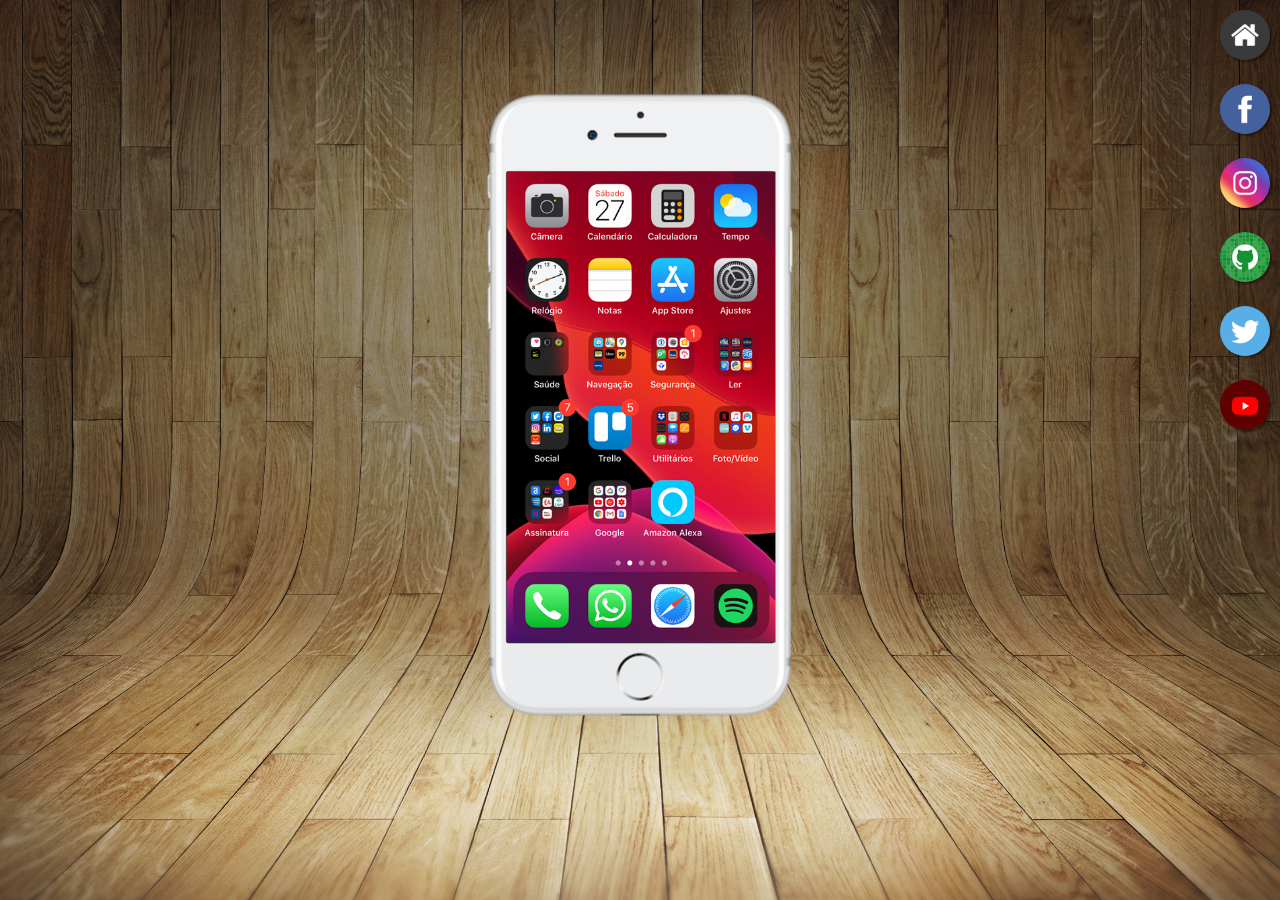
<file: index.html>
<!DOCTYPE html>
<html lang="pt-br">
<head>
    <meta charset="UTF-8">
    <meta name="viewport" content="width=device-width, initial-scale=1.0">
    <title>Projeto Rede Social</title>
    <link rel="shortcut icon" href="favicon.ico" type="image/x-icon">
    <link rel="stylesheet" href="estilos/style.css">
</head>
<body>
    <main>
        <section id="telefone">
            <iframe id="tela" name="tela" src="home.html" frameborder="0"></iframe>

        </section>
        <section id="redes-sociais">

           <!--Link do icone Home --> <a href="home.html" target="tela"><img src="imagens/logo-home.jpg" alt=""></a> <br>






             <!--Link do icone Facebook --><a href= "facebook.html" target="tela"><img src="imagens/logo-facebook.jpg" alt=""></a> <br>




            <!--Link do icone Instagram --><a href="instagram.html" target="tela"><img src="imagens/logo-instagram.jpg" alt=""></a> <br>




            <!--Link do icone Github --><a href="github.html" target="tela"><img src="imagens/logo-github.jpg" alt=""></a> <br>



            <!--Link do icone twitter --><a href="twitter.html" target="tela"><img src="imagens/logo-twitter.jpg" alt=""></a> <br>



            <!--Link do icone Youtube --><a href="youtube.html" target="tela"><img src="imagens/logo-youtube.jpg" alt=""></a> <br>
            
        </section>
    </main>
</body>
</html>
</file>
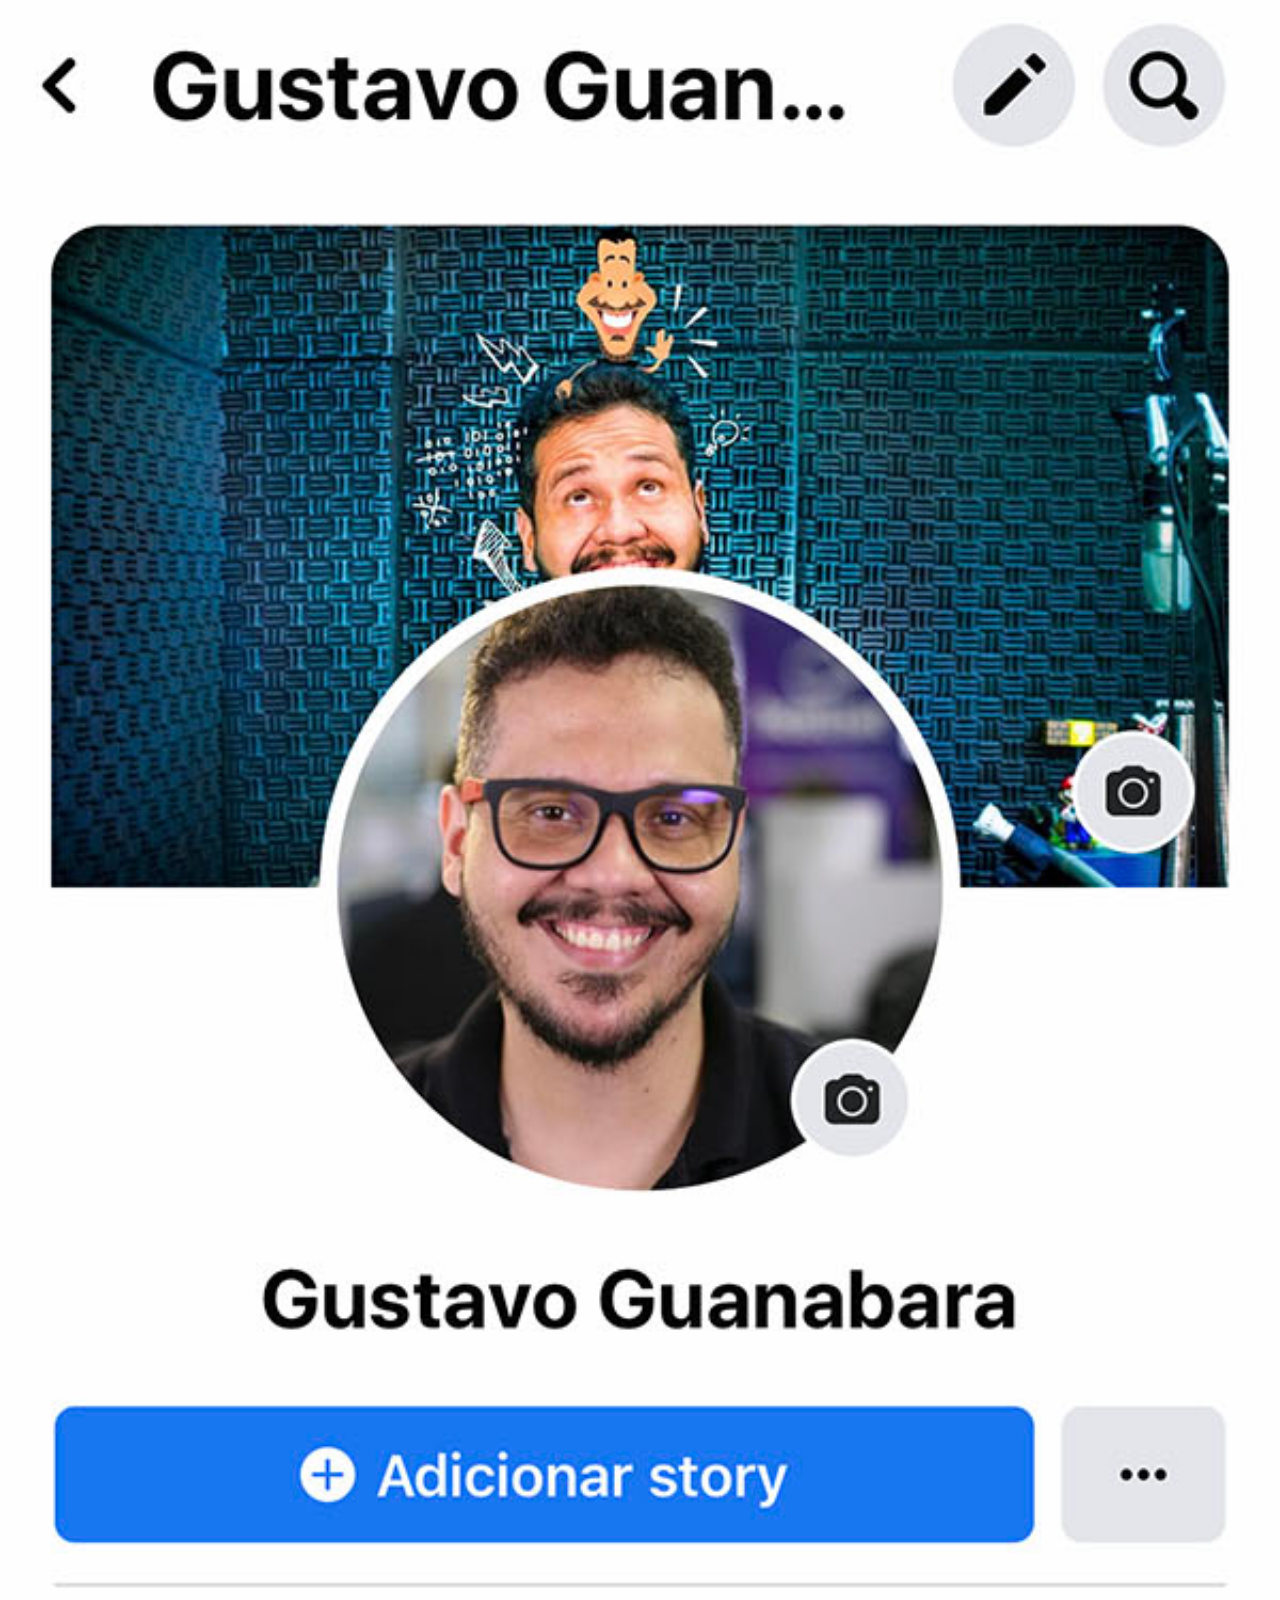
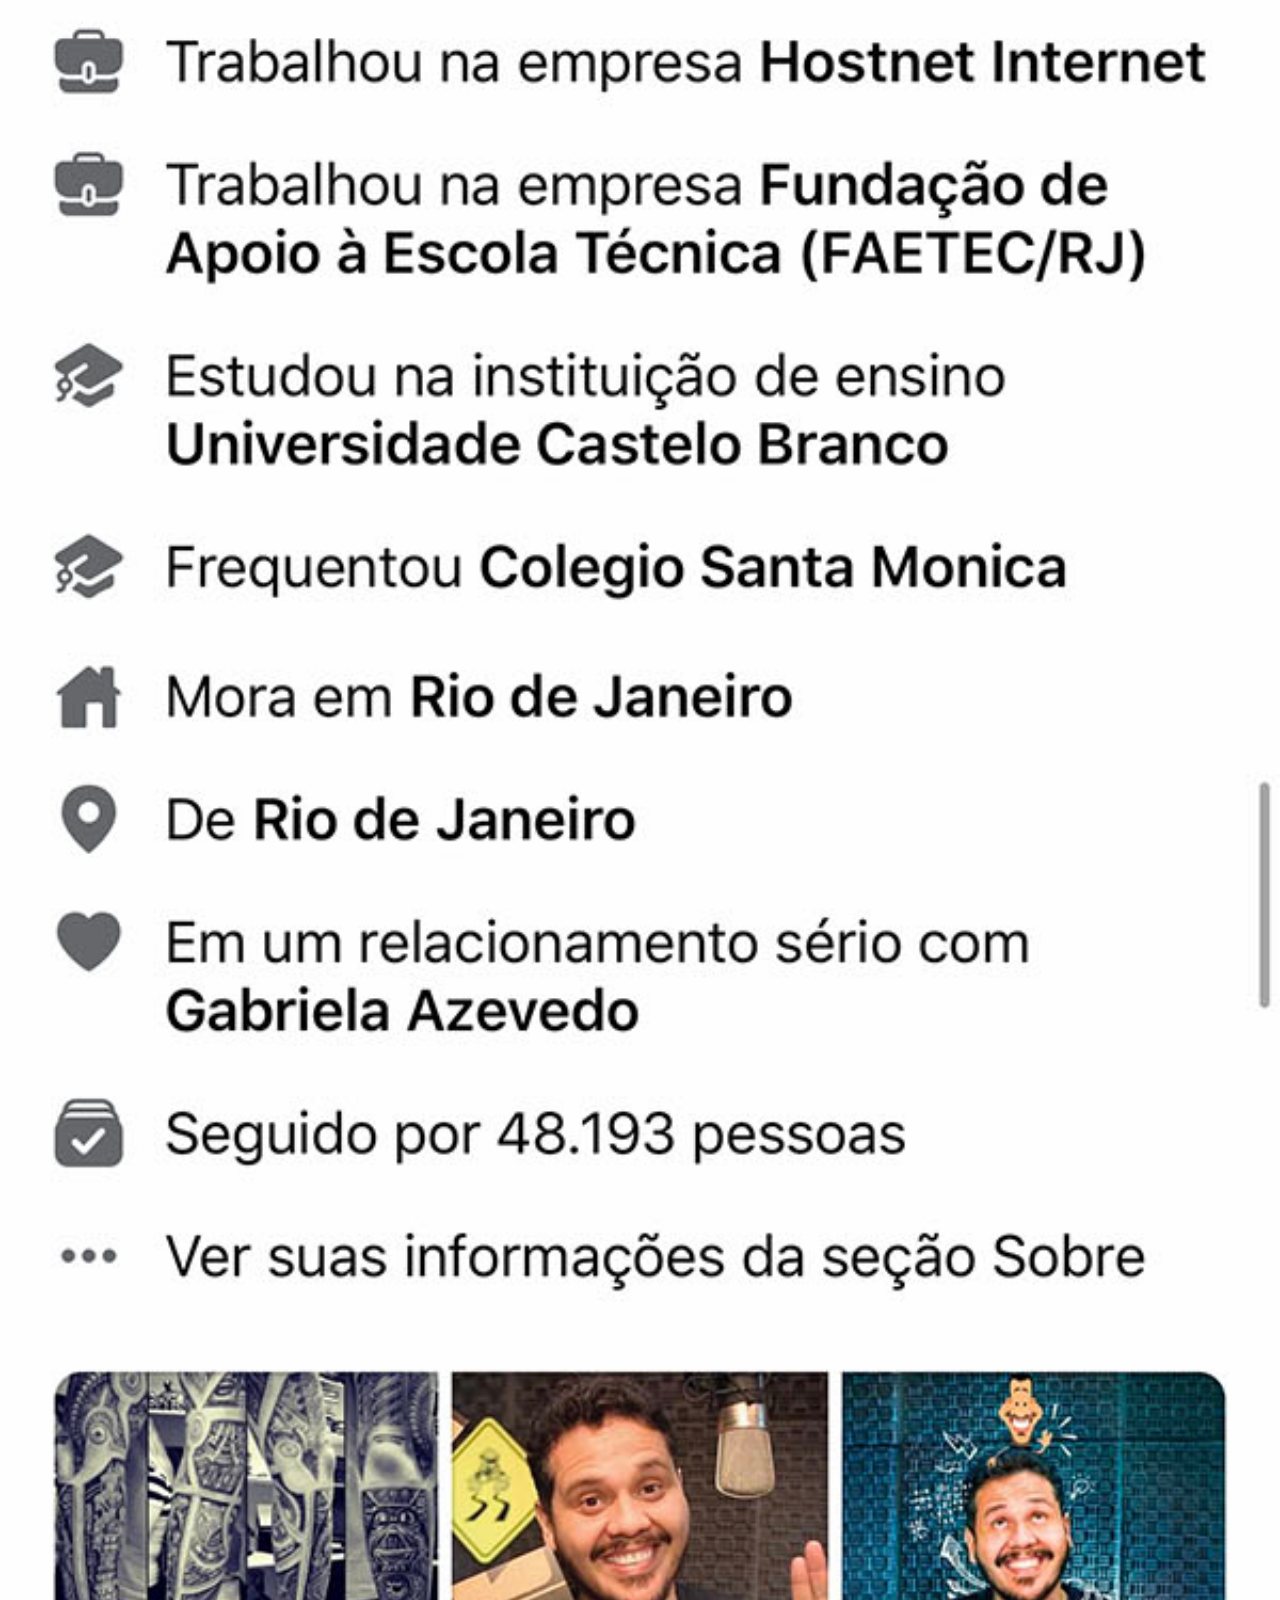
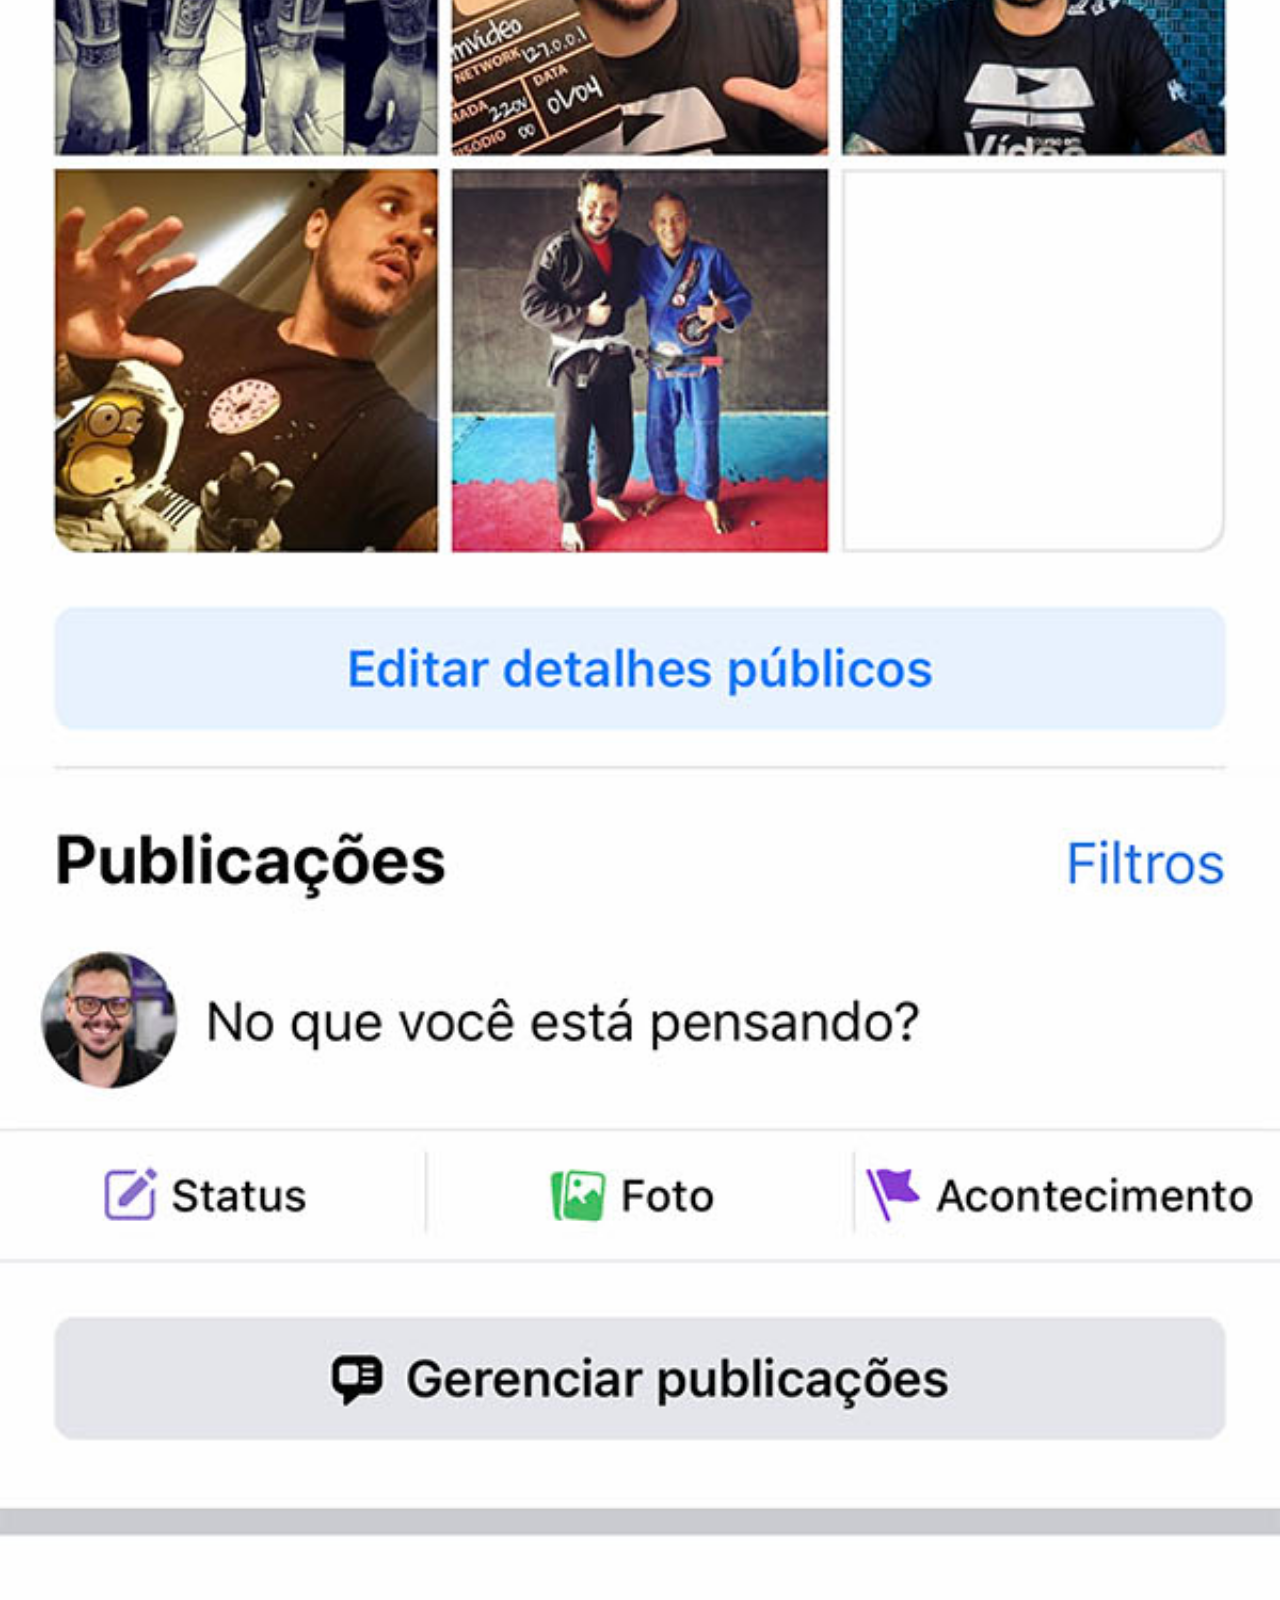
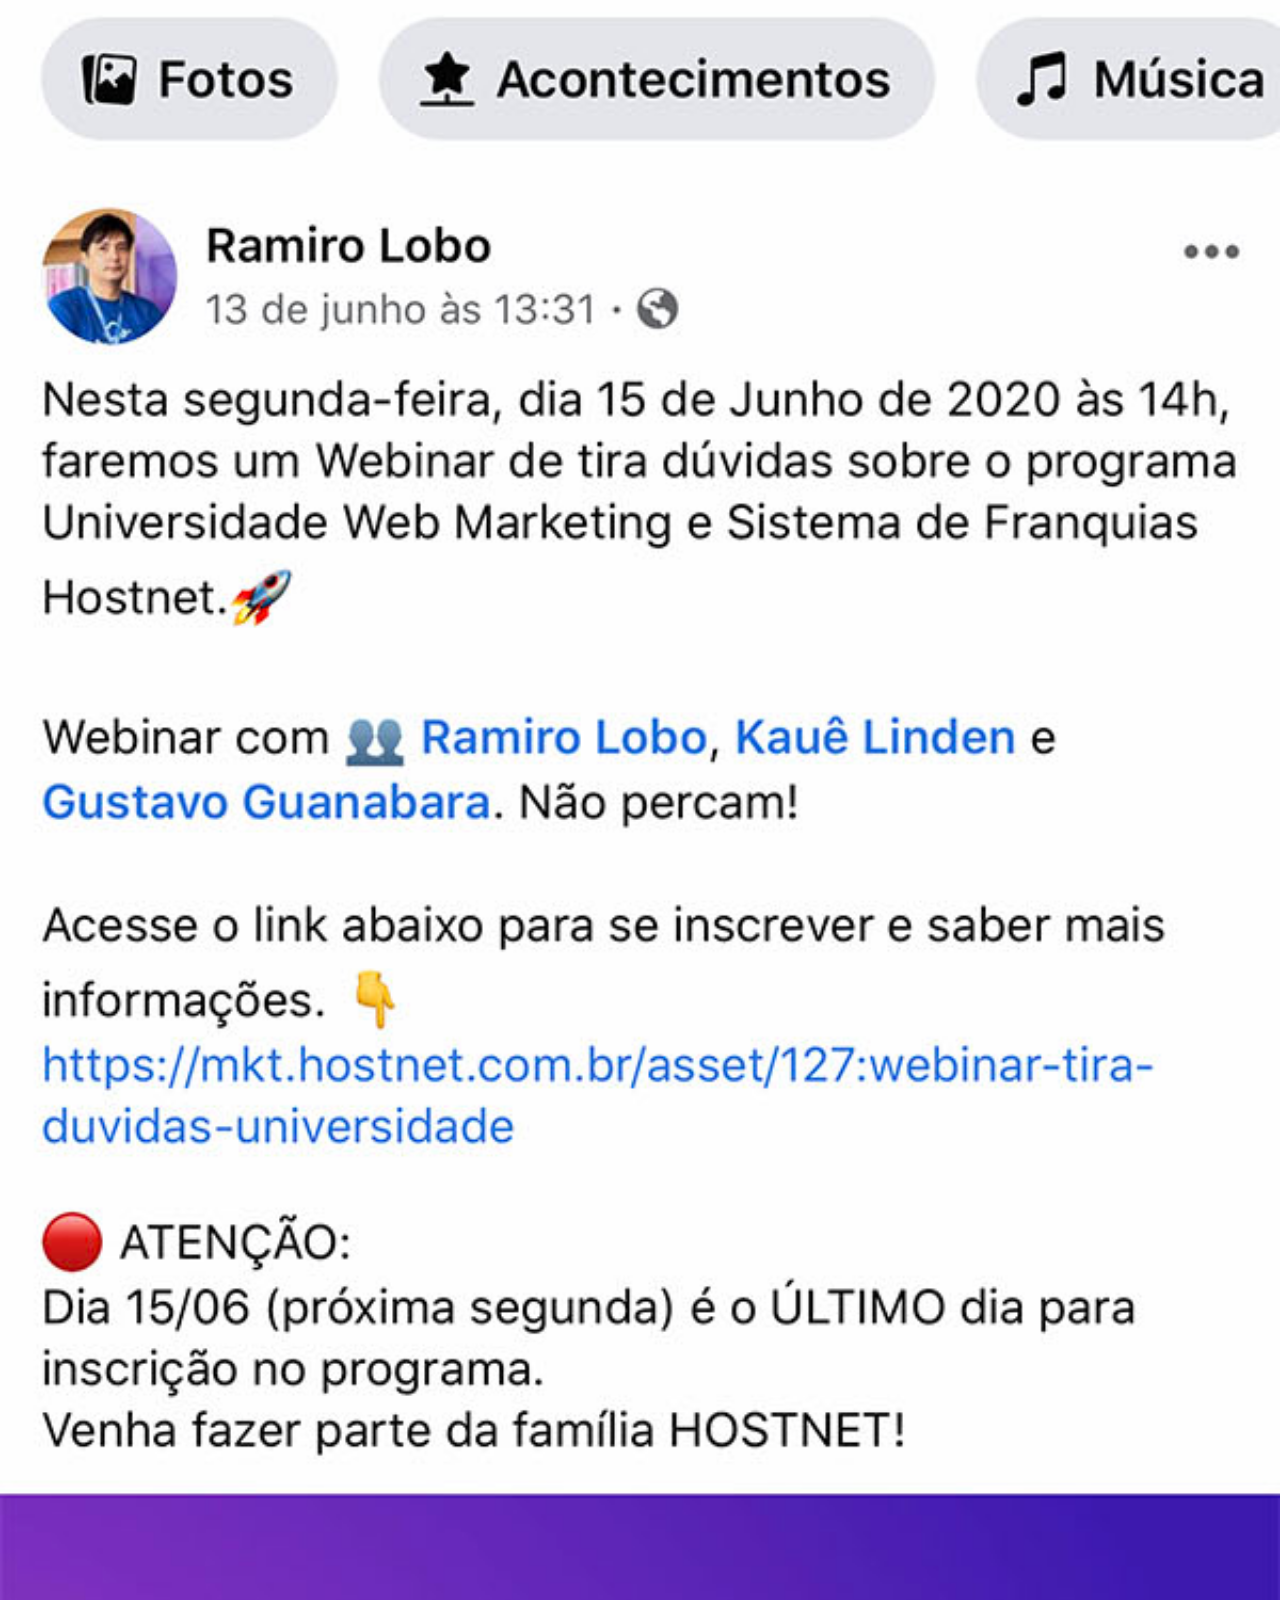
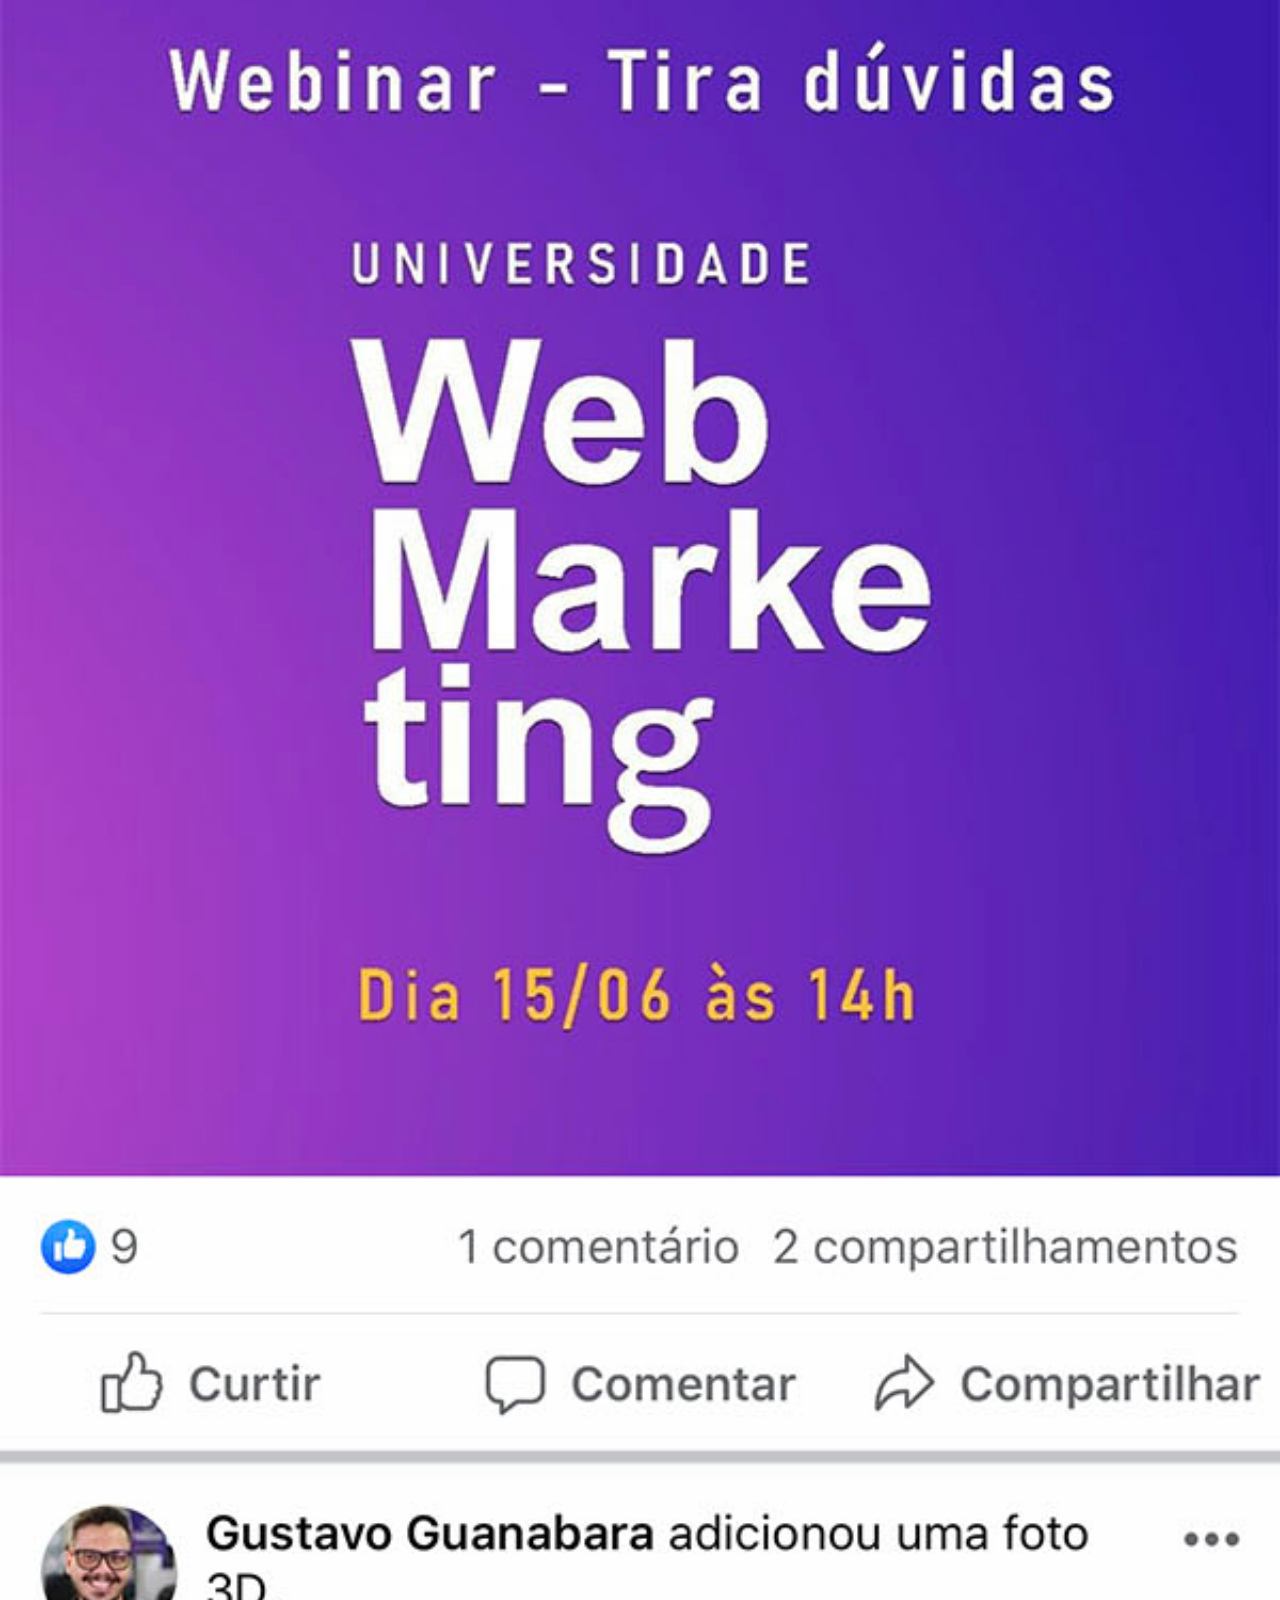
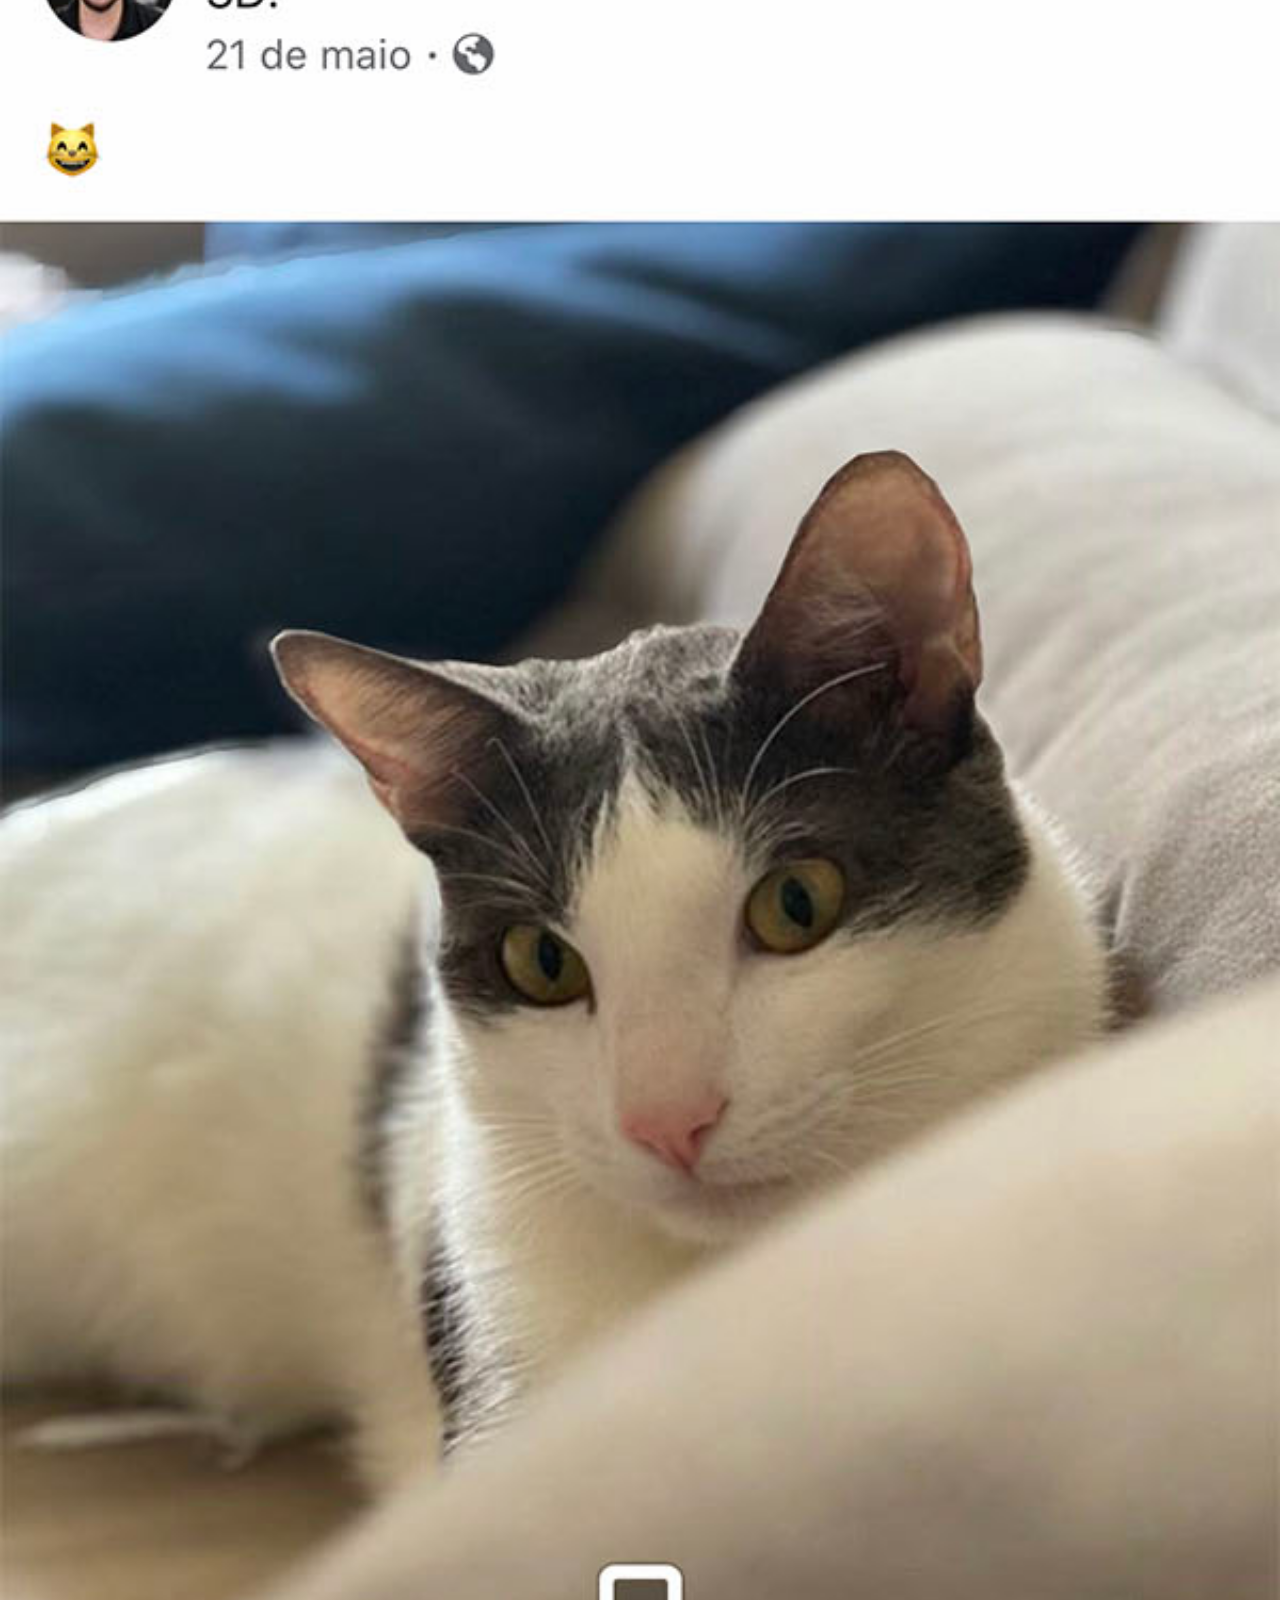
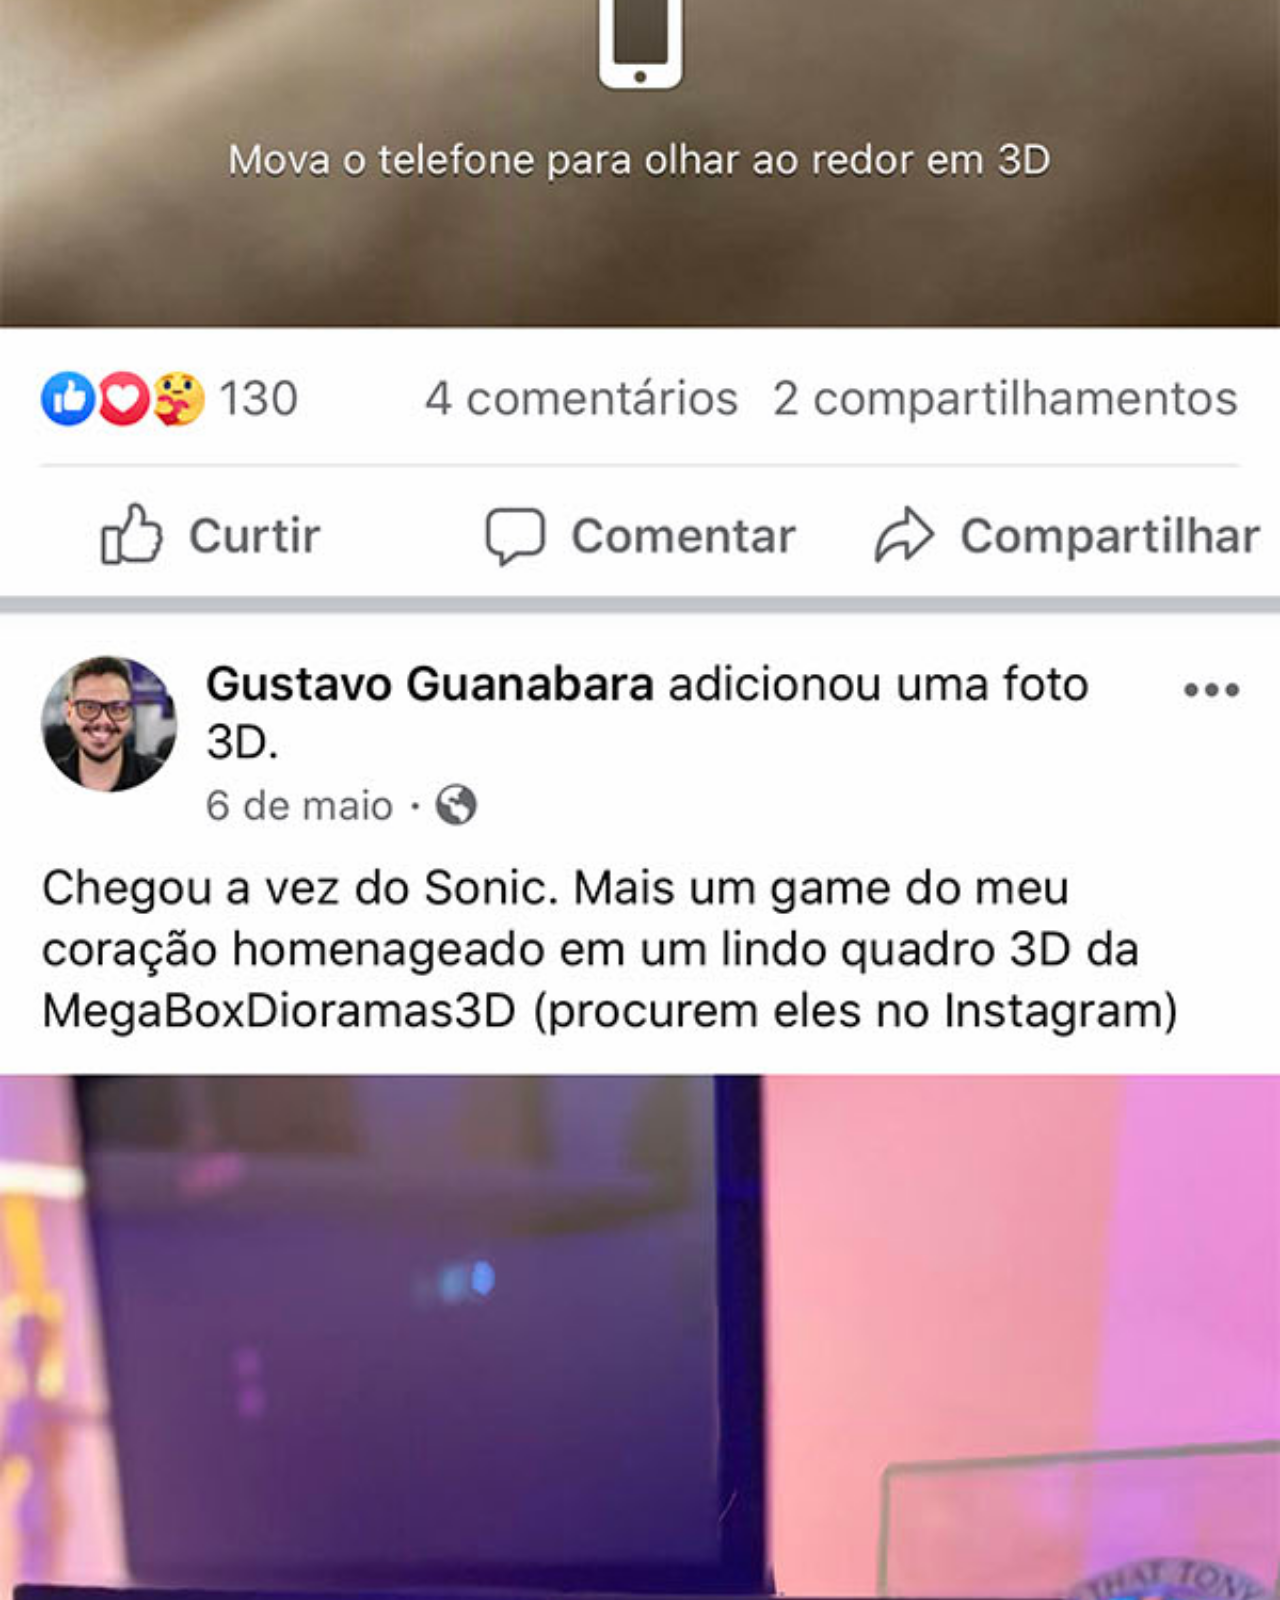
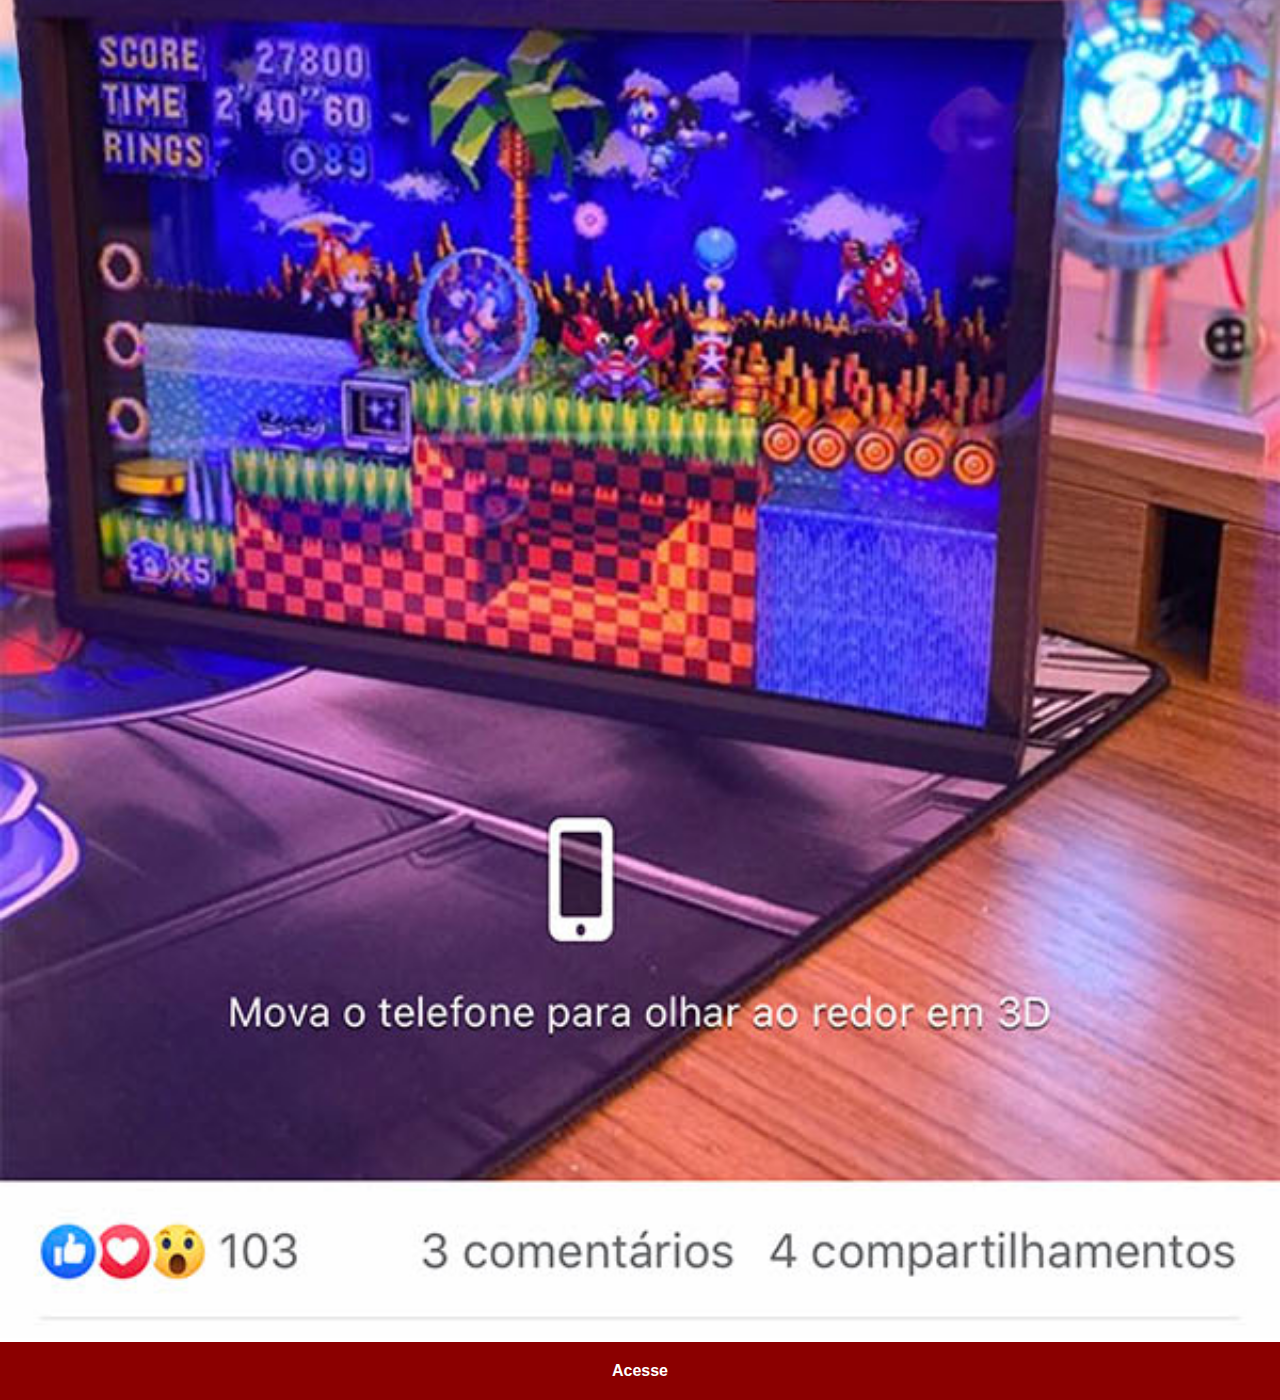
<file: facebook.html>
<!DOCTYPE html>
<html lang="en">
<head>
    <meta charset="UTF-8">
    <meta name="viewport" content="width=device-width, initial-scale=1.0">
    <title>Document</title>
    <link rel="stylesheet" href="estilos/social.css">
</head>
<body>
    <img src="imagens/tela-facebook.jpg" alt="">
    <a href="https://www.facebook.com/gustavoguanabara/?locale=pt_BR" target="_blank">Acesse</a>

</body>
</html>
</file>
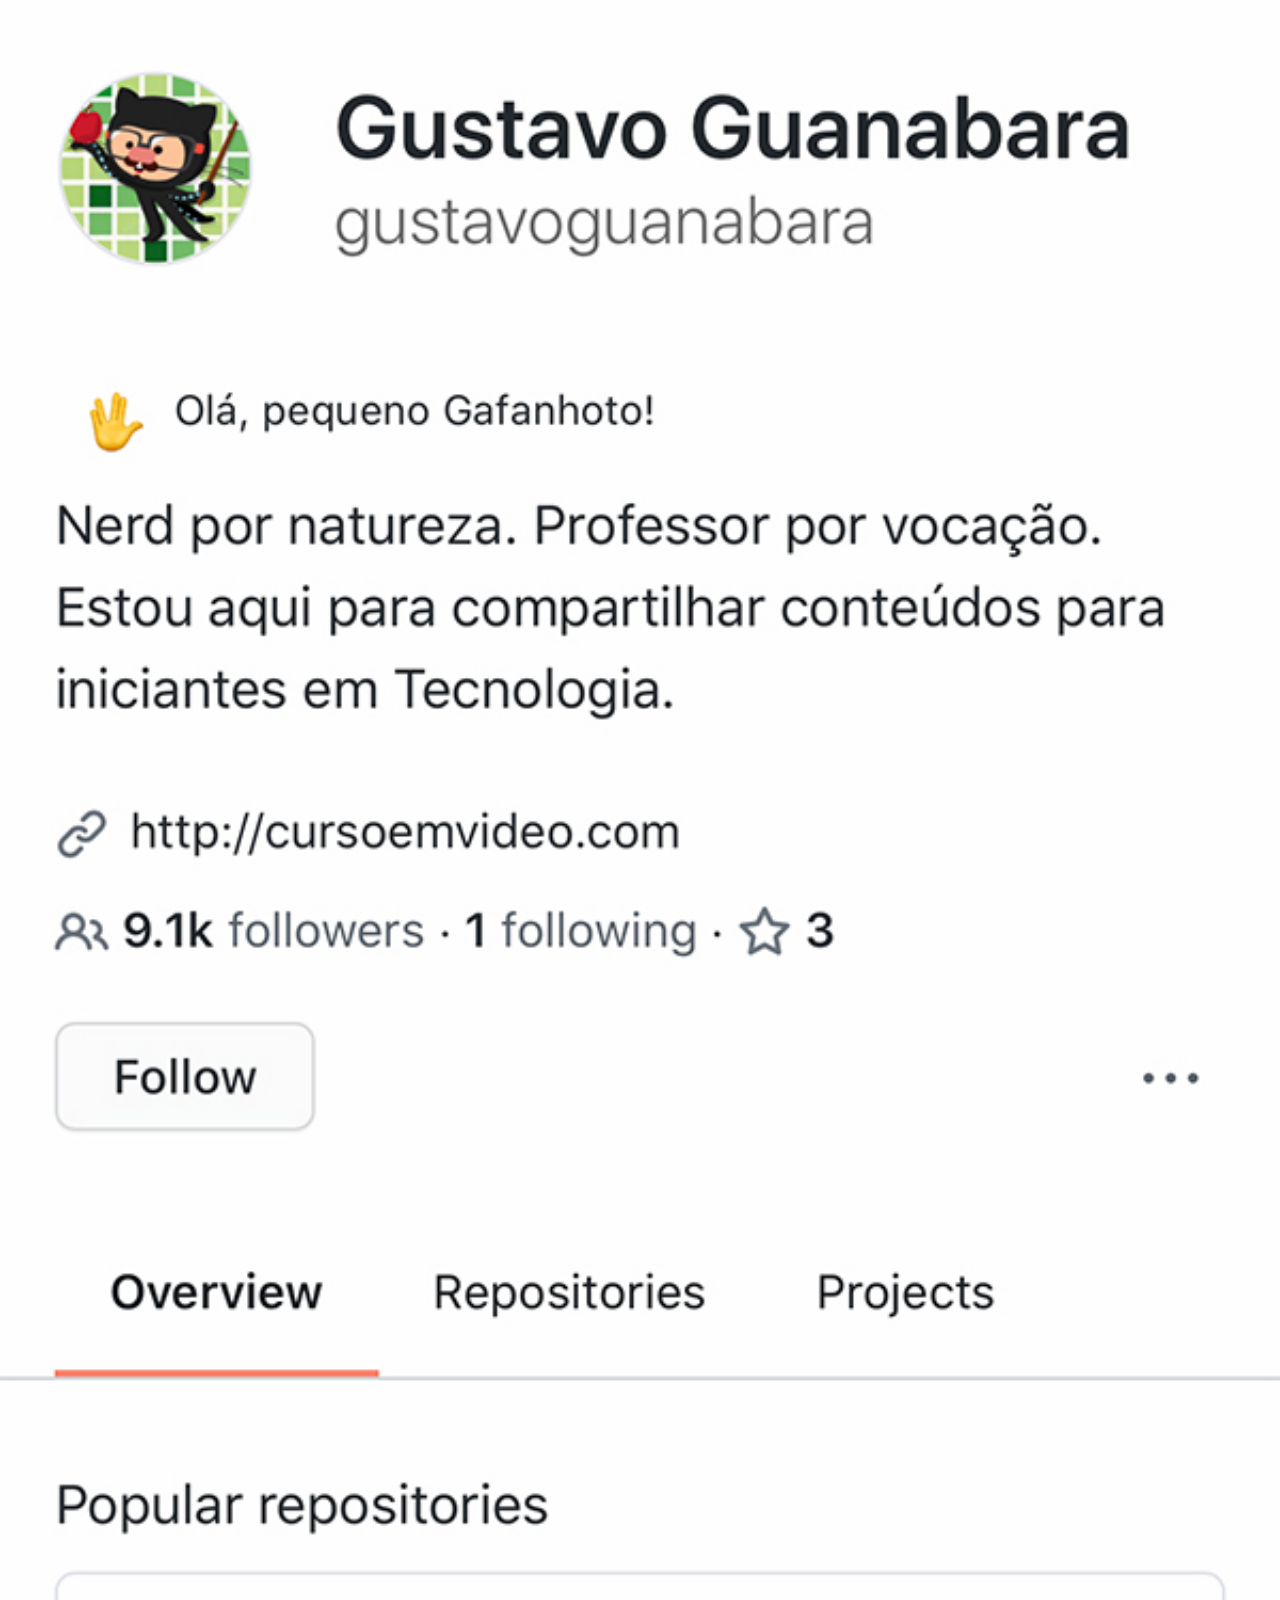
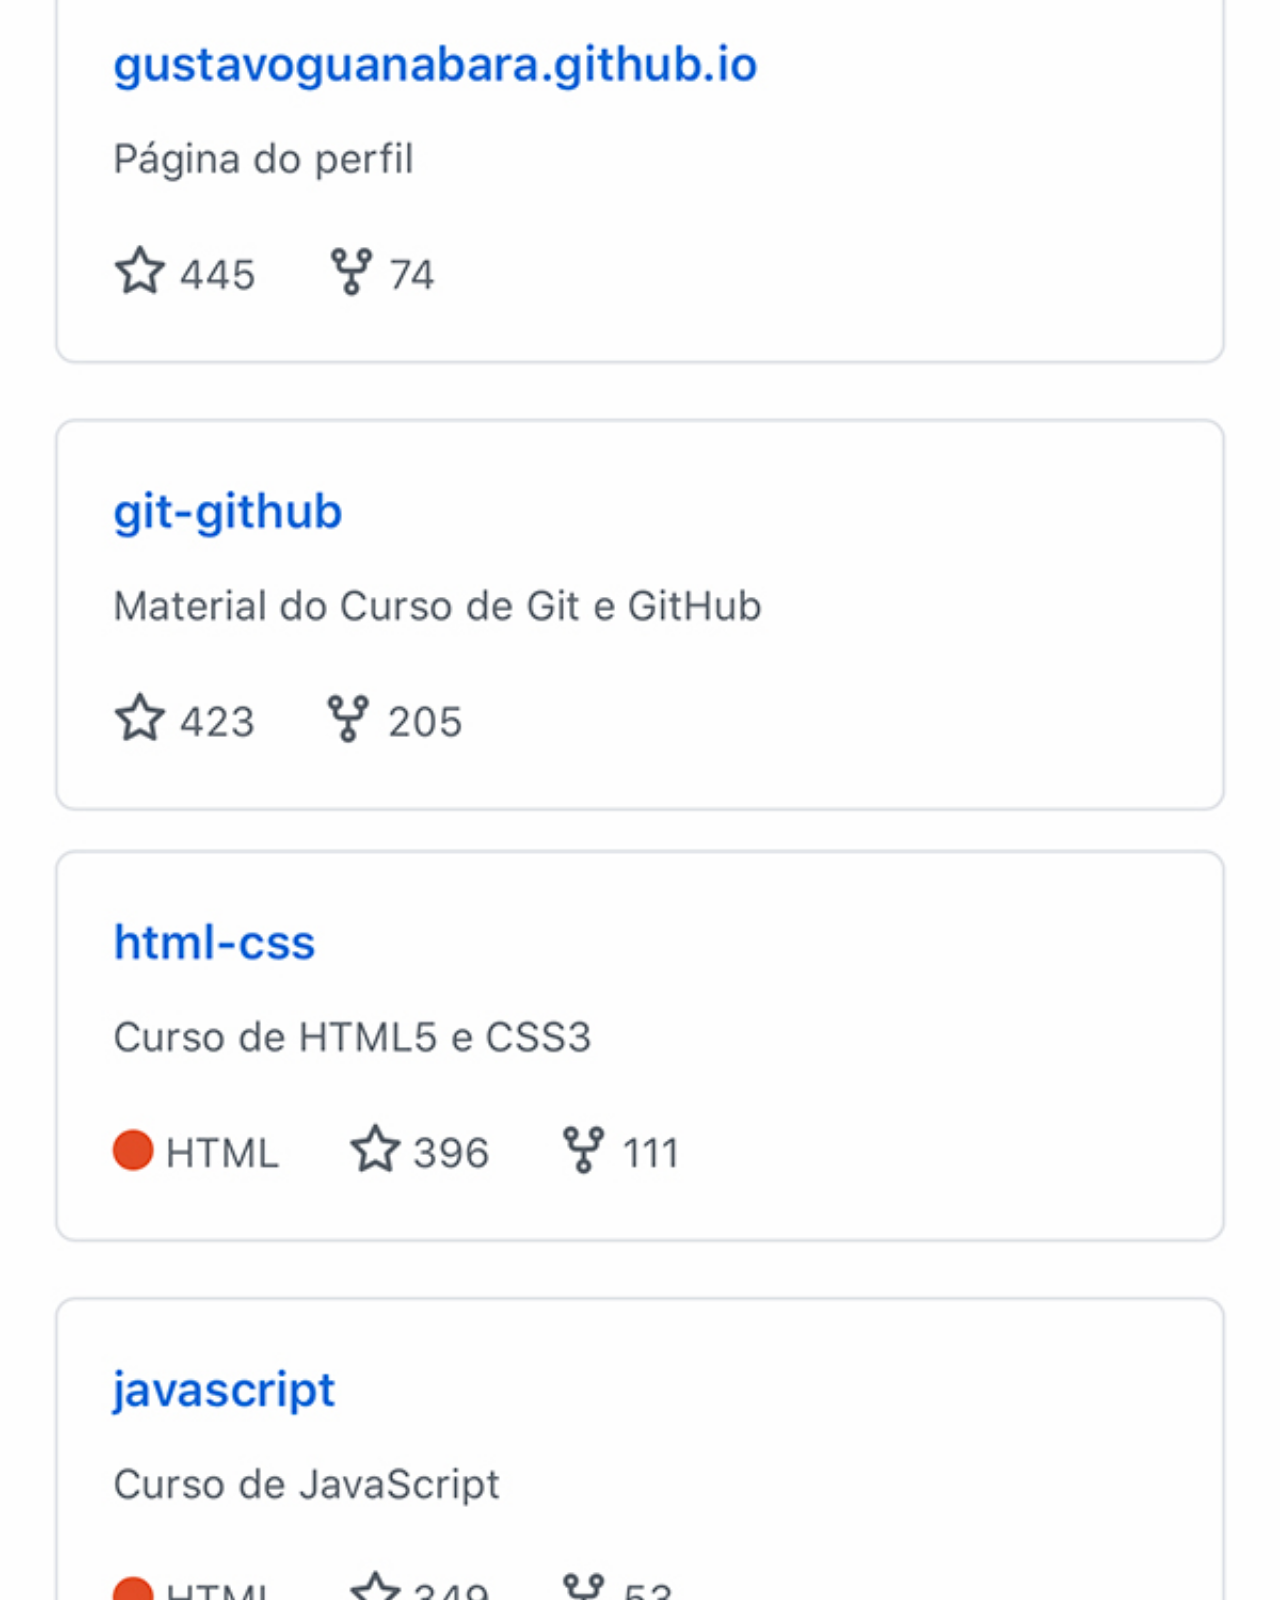
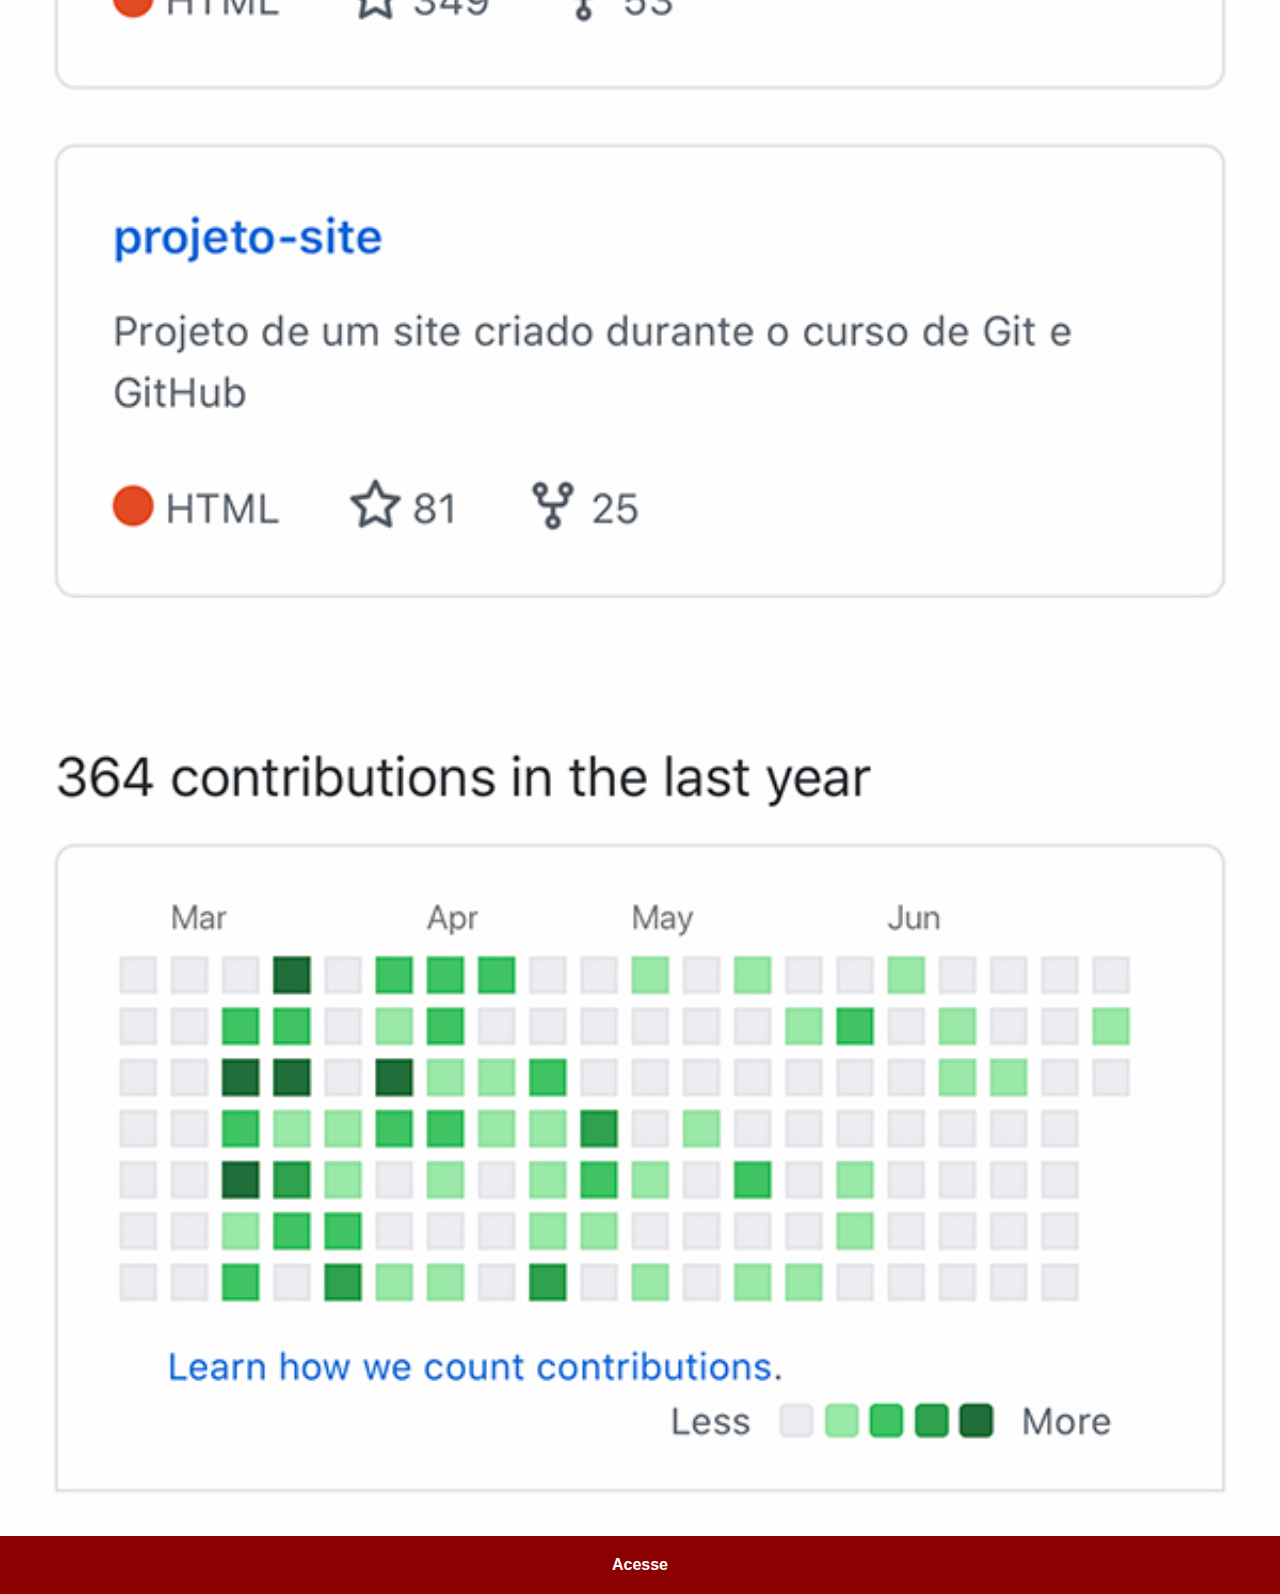
<file: github.html>
<!DOCTYPE html>
<html lang="en">
<head>
    <meta charset="UTF-8">
    <meta name="viewport" content="width=device-width, initial-scale=1.0">
    <title>Document</title>
    <link rel="stylesheet" href="estilos/social.css">
</head>
<body>
    <img src="imagens/tela-github.jpg" alt="">
    <a href="https://github.com/gustavoguanabara/" target="_blank">Acesse</a>
</body>
</html>
</file>
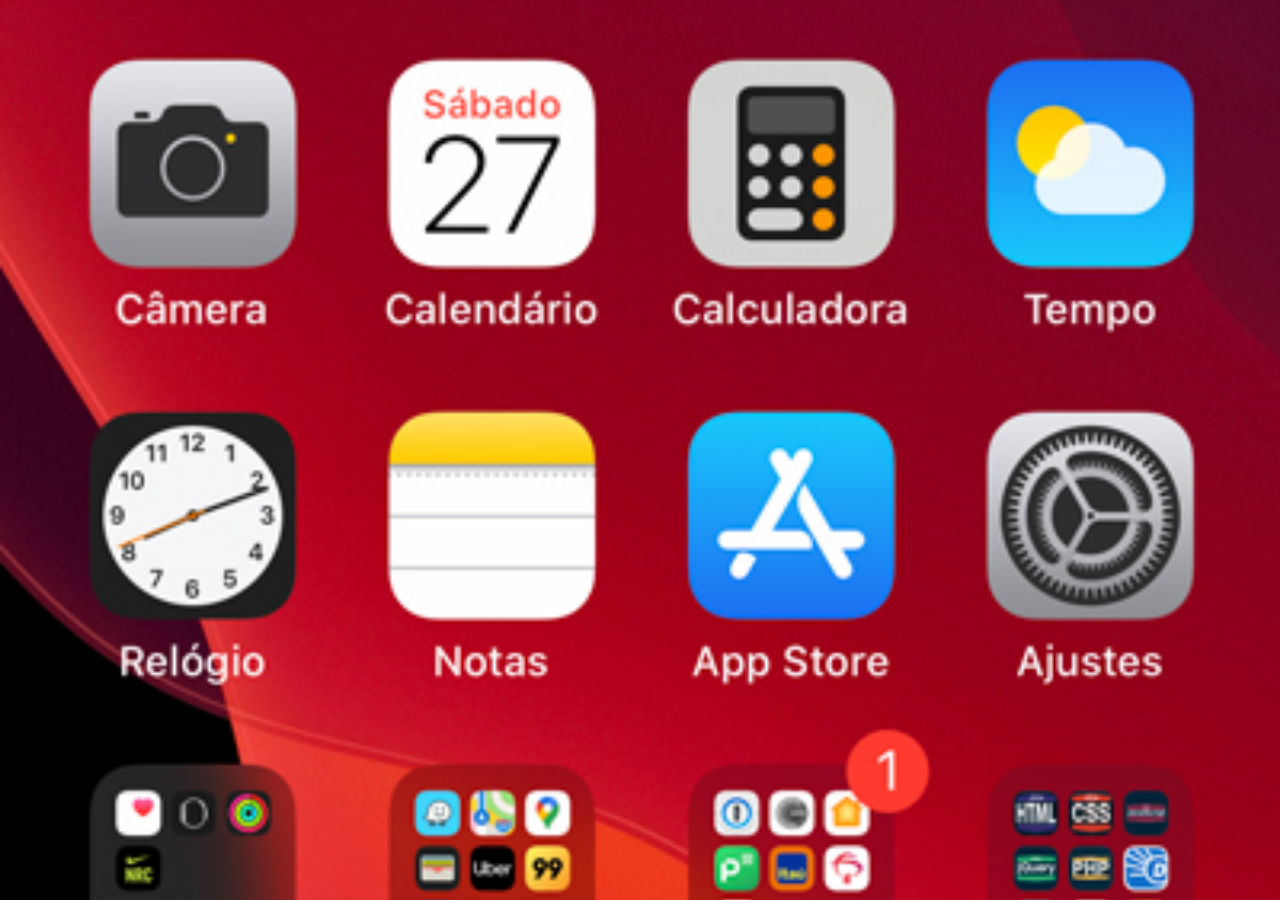
<file: home.html>
<!DOCTYPE html>
<html lang="en">
<head>
    <meta charset="UTF-8">
    <meta name="viewport" content="width=device-width, initial-scale=1.0">
    <title>Pagina home do Celular</title>
    <style>
        *{
            margin: 0px;
            padding: 0px;
        }
        body {
            width: 100vw;
            height: 100vh;
            background:black url('imagens/tela-home.jpg') no-repeat top center;
            background-size: cover;
        }

    </style>
</head>
<body>
    
</body>
</html>
</file>
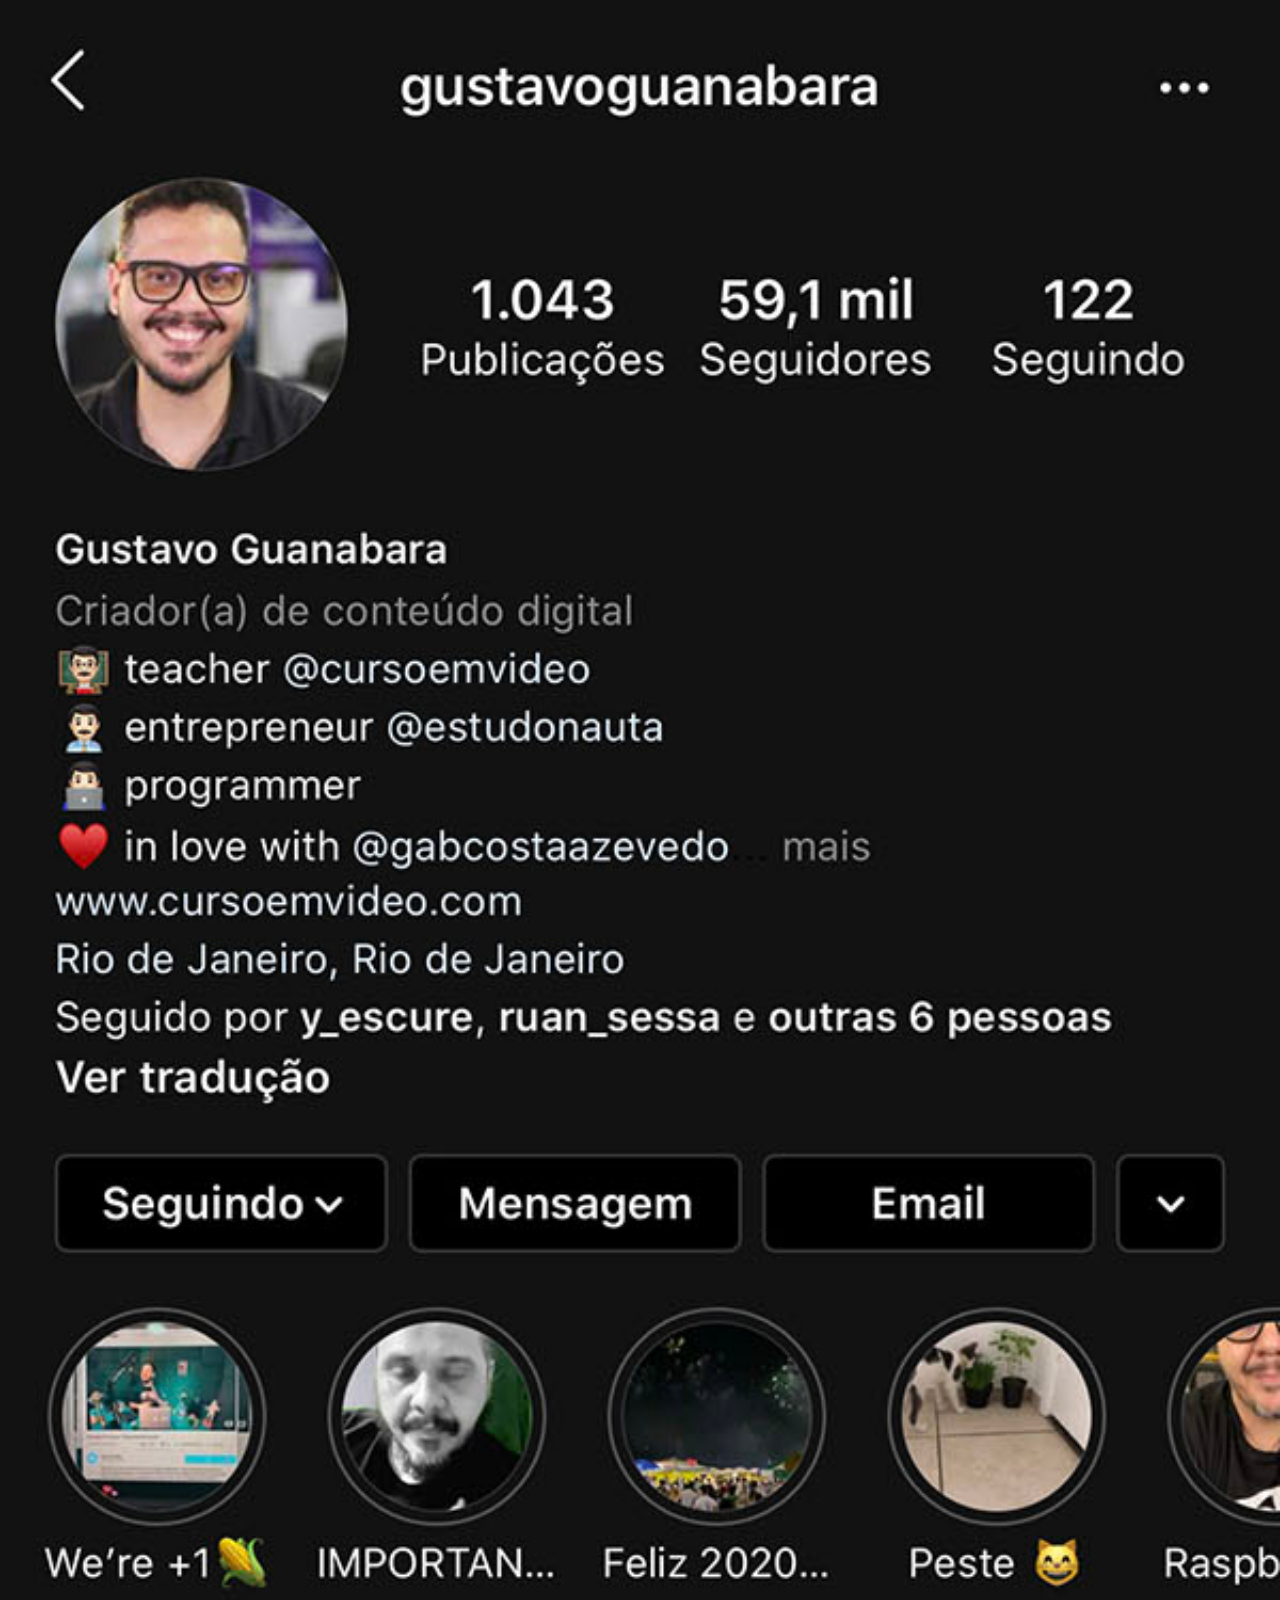
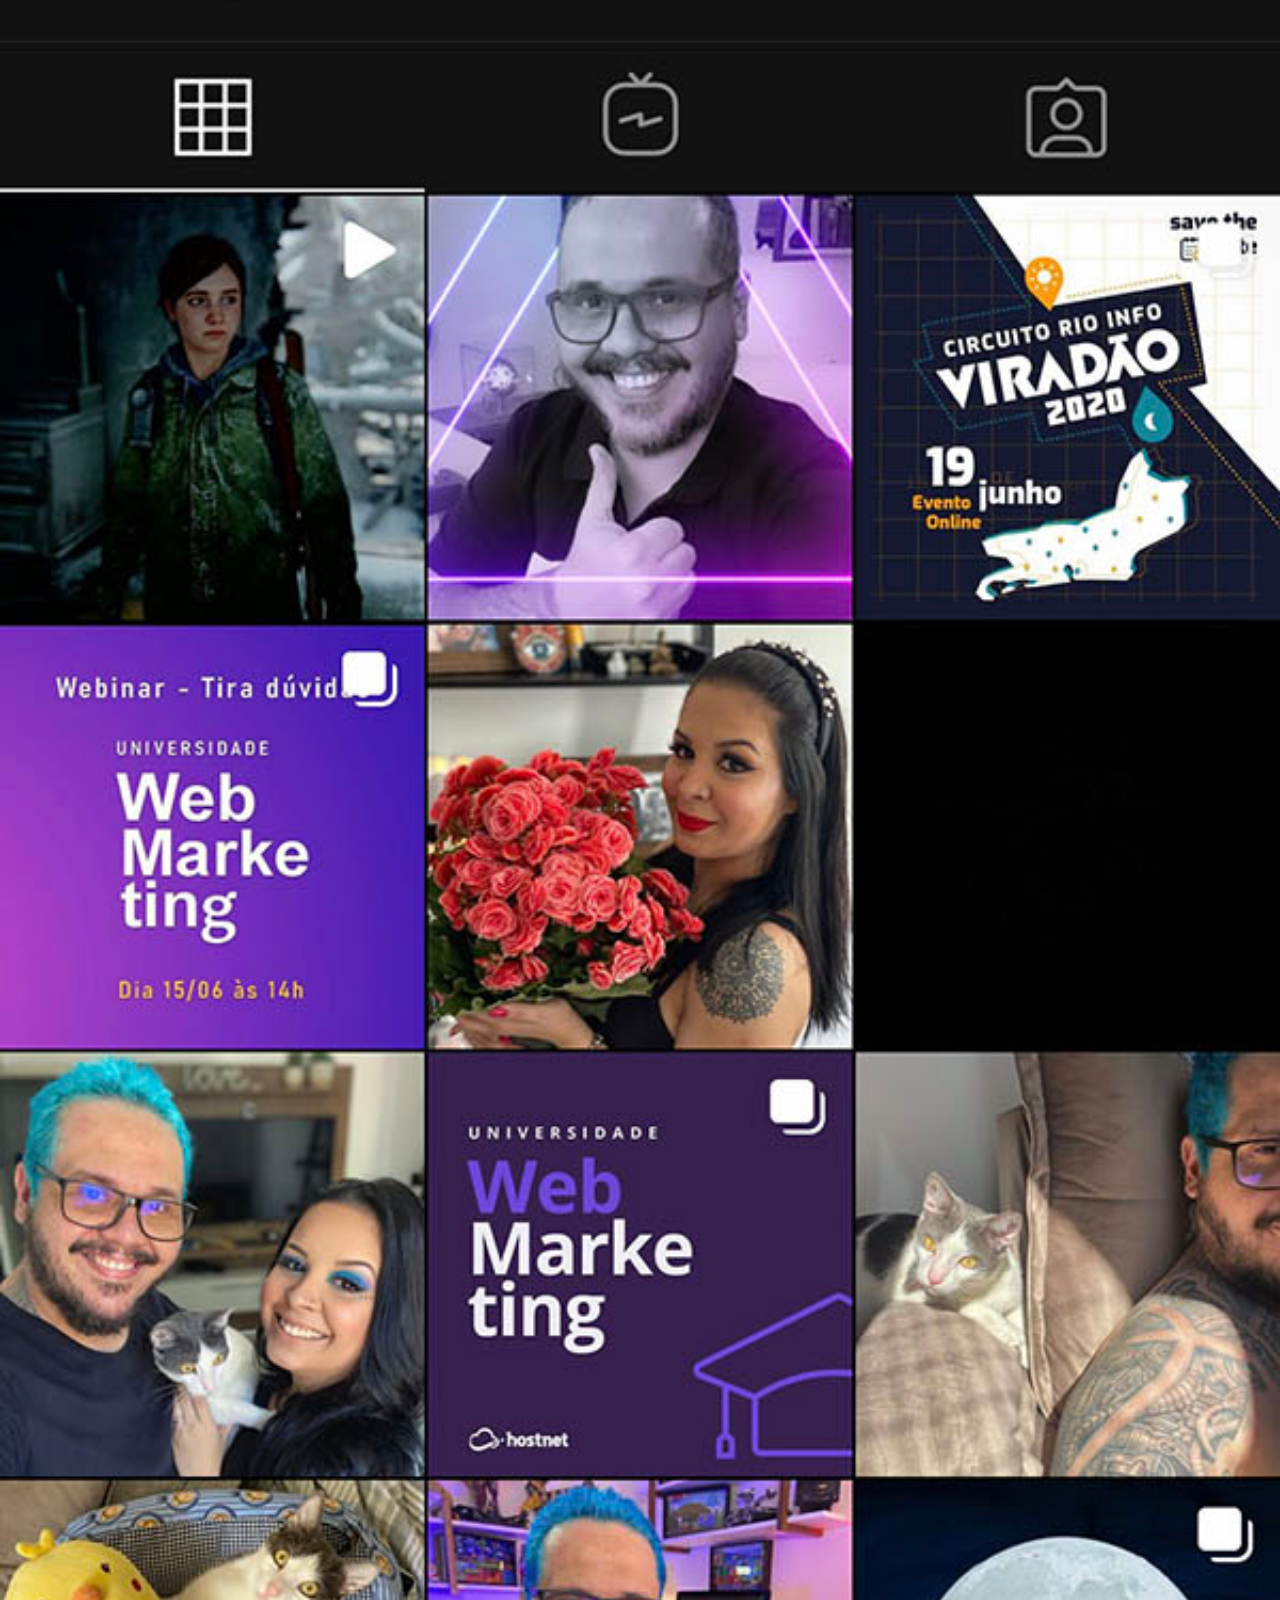
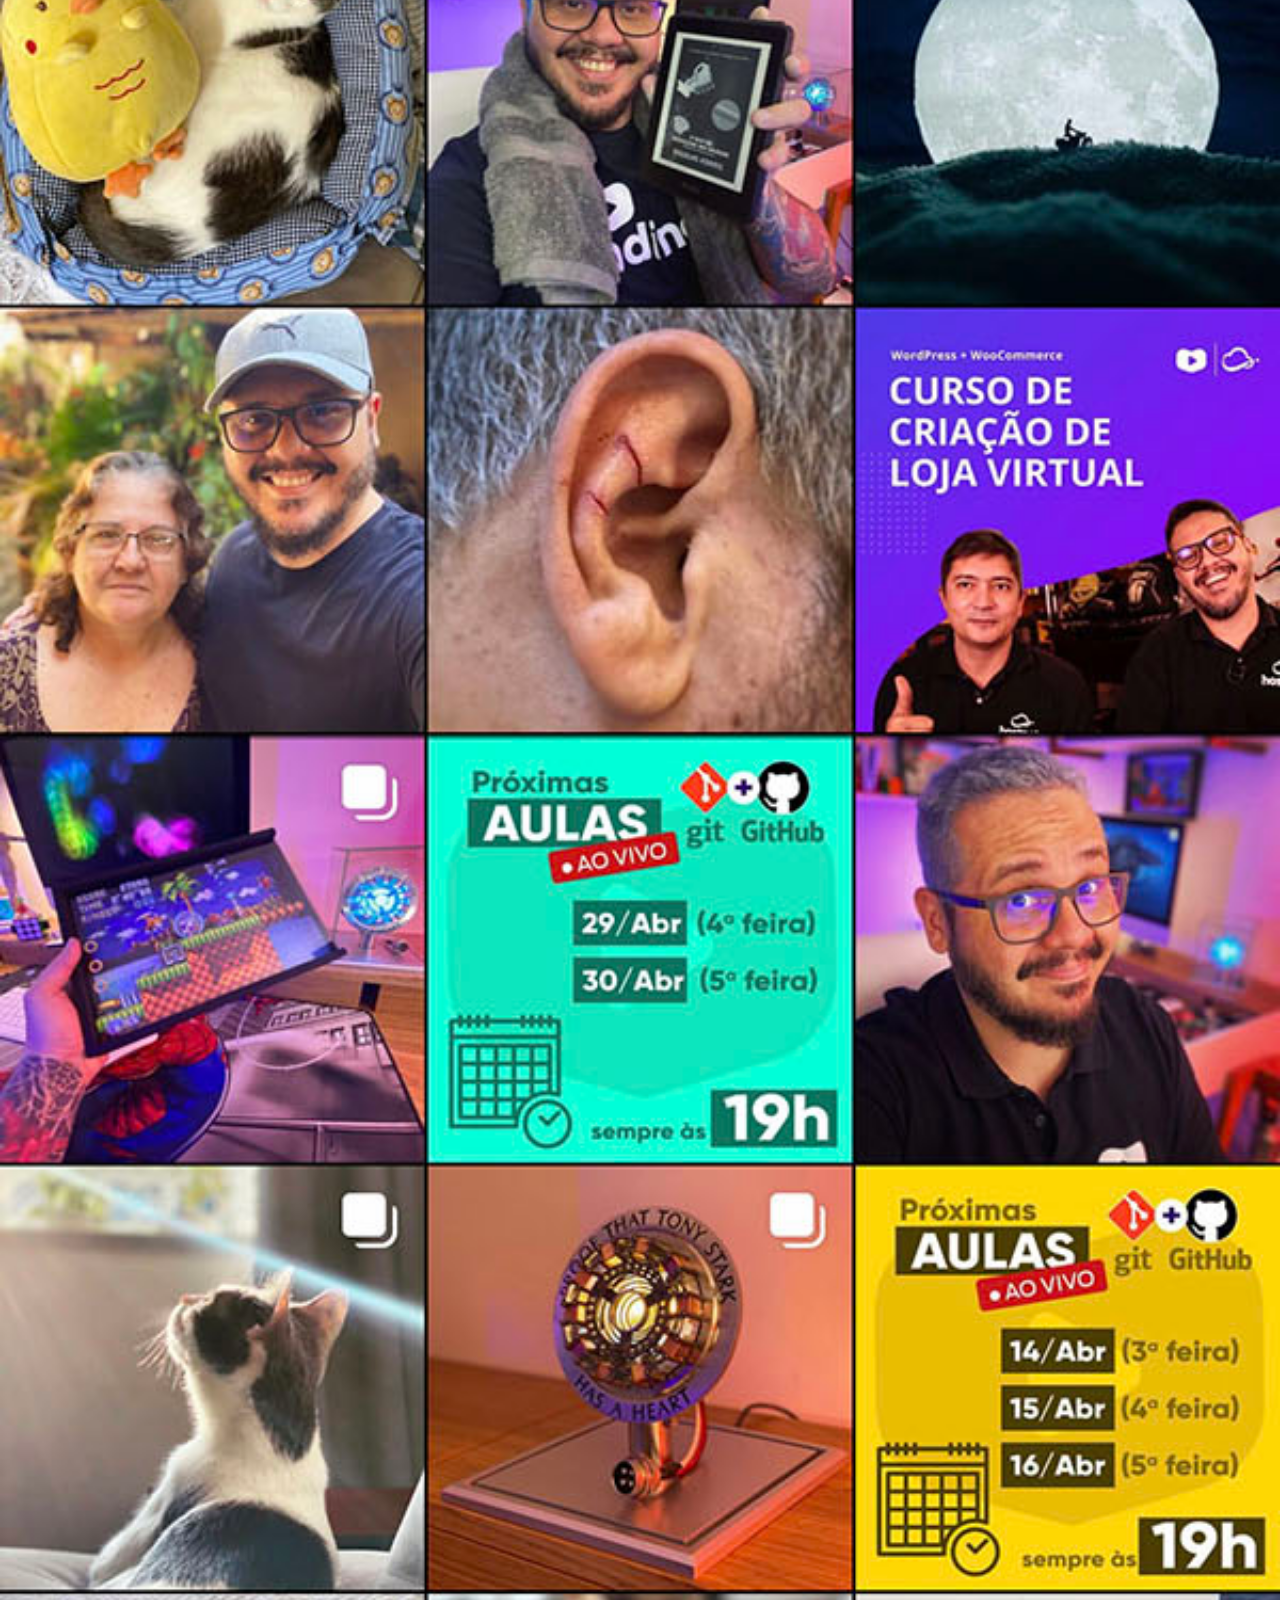
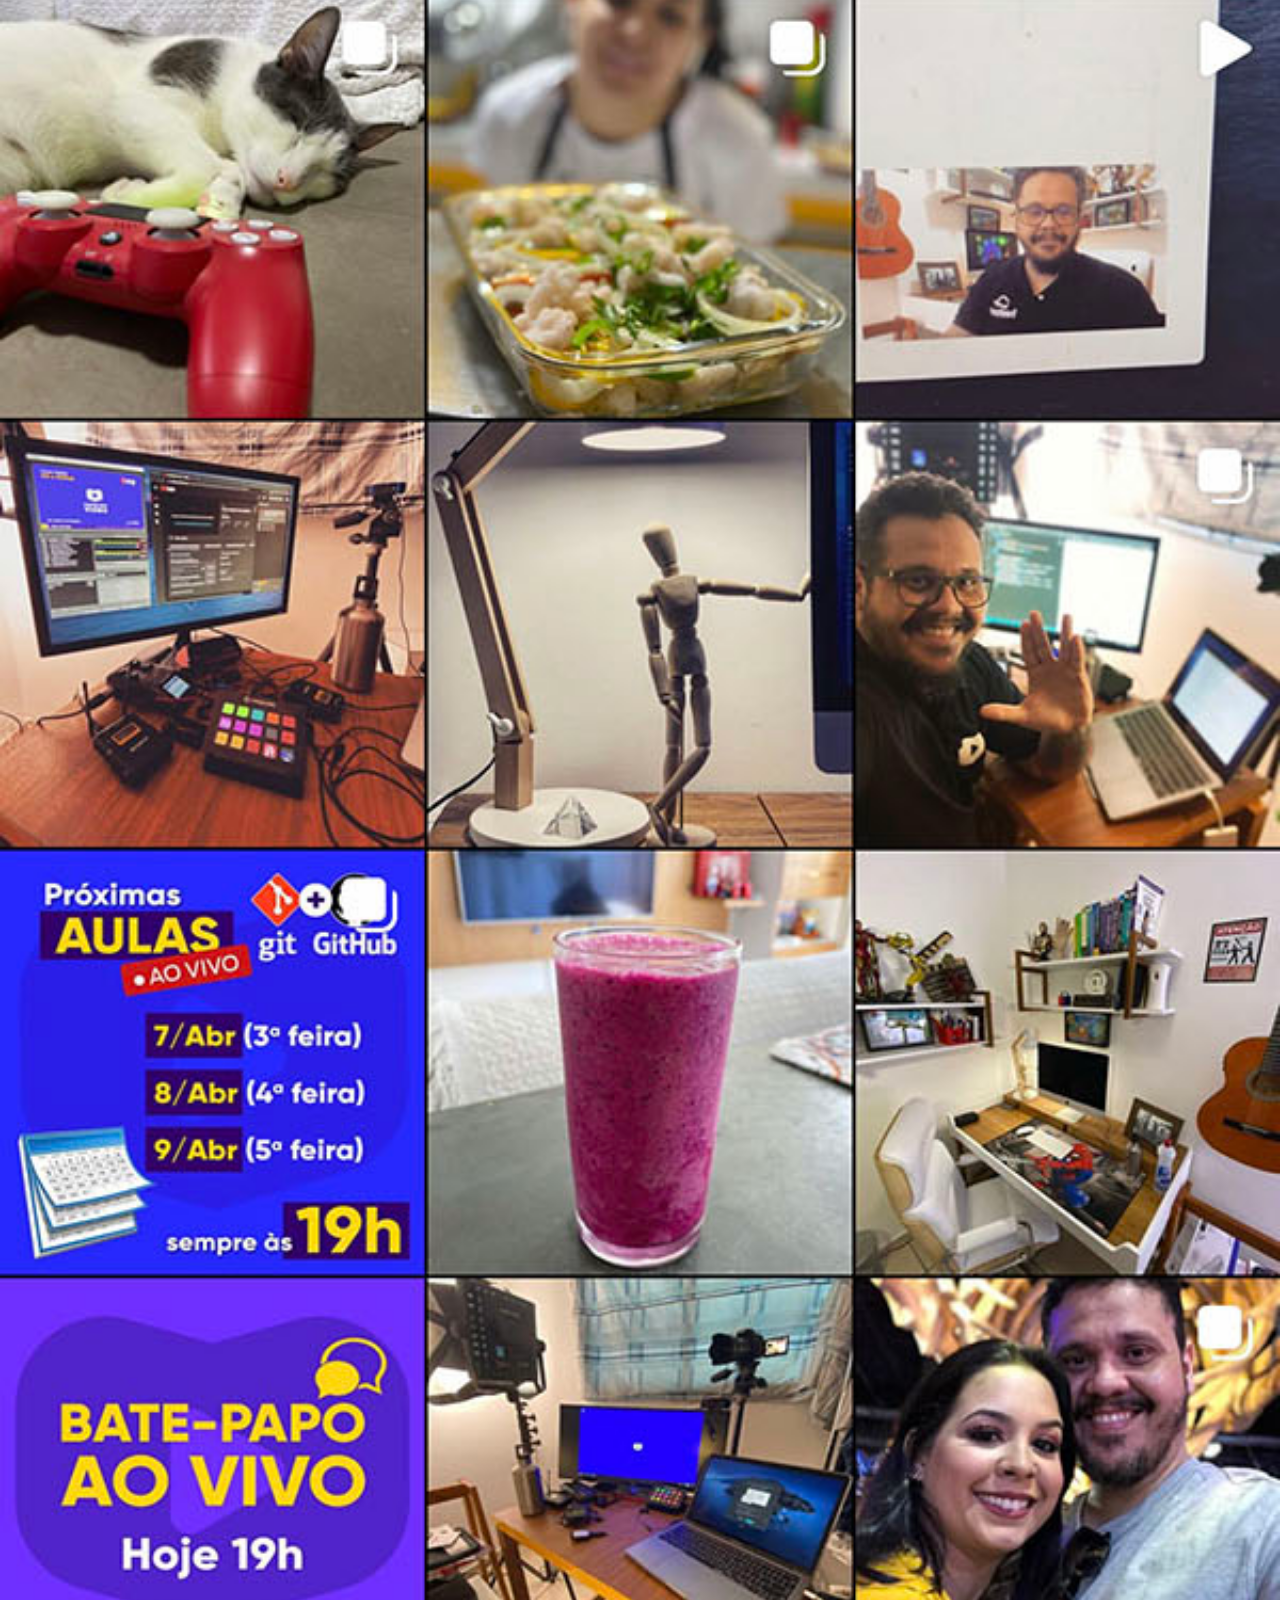
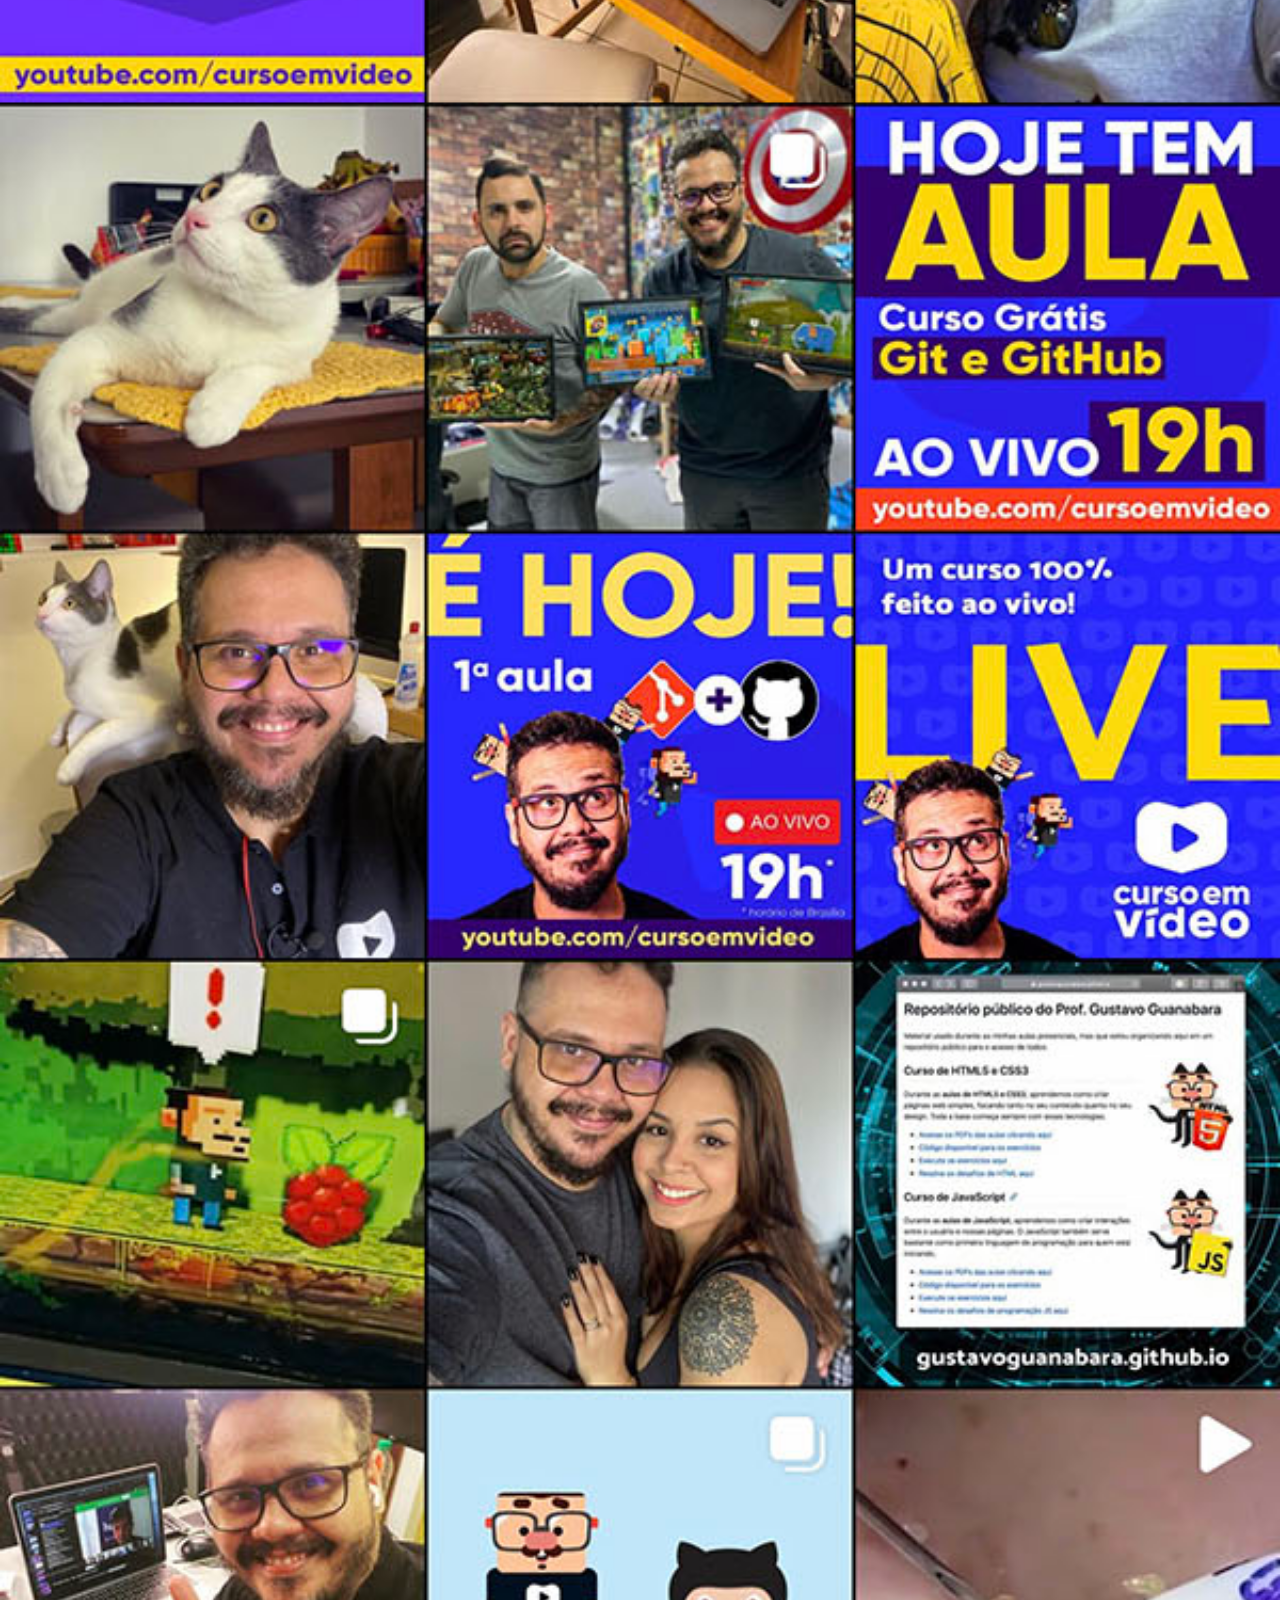
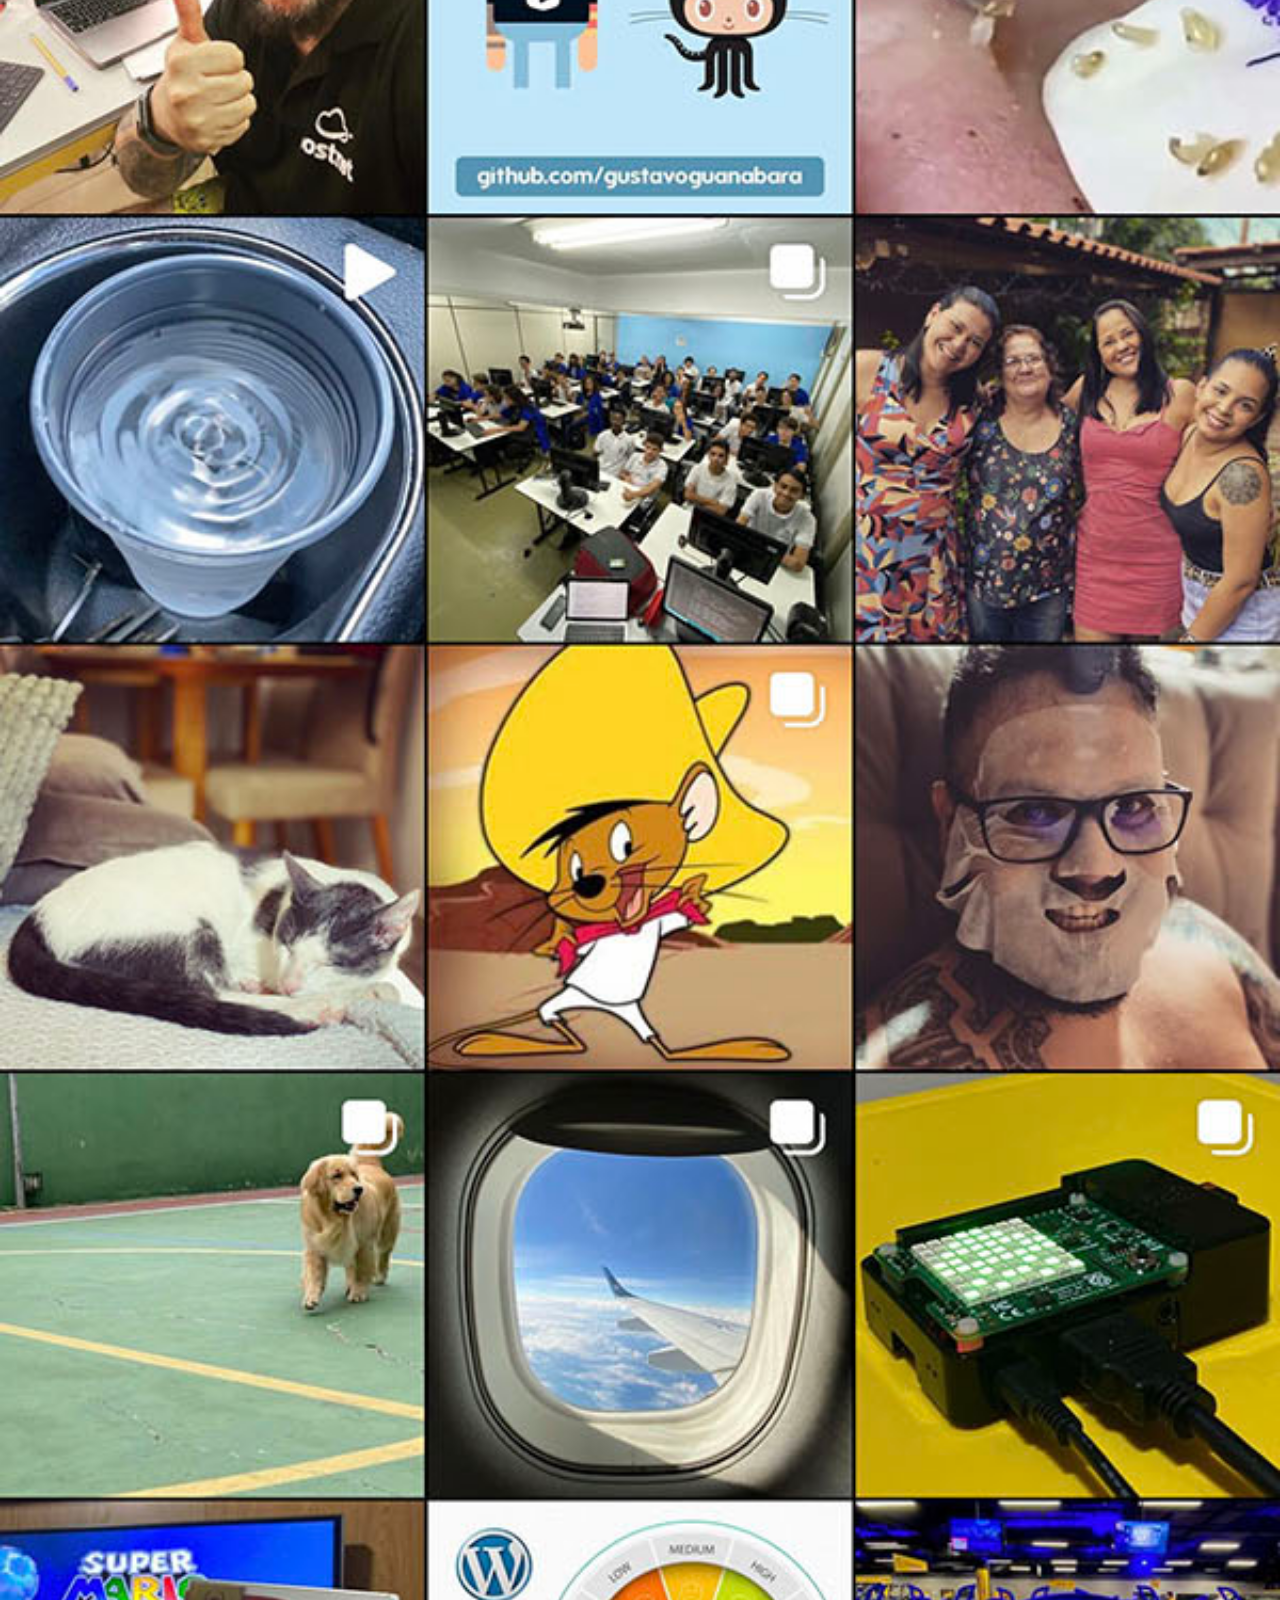
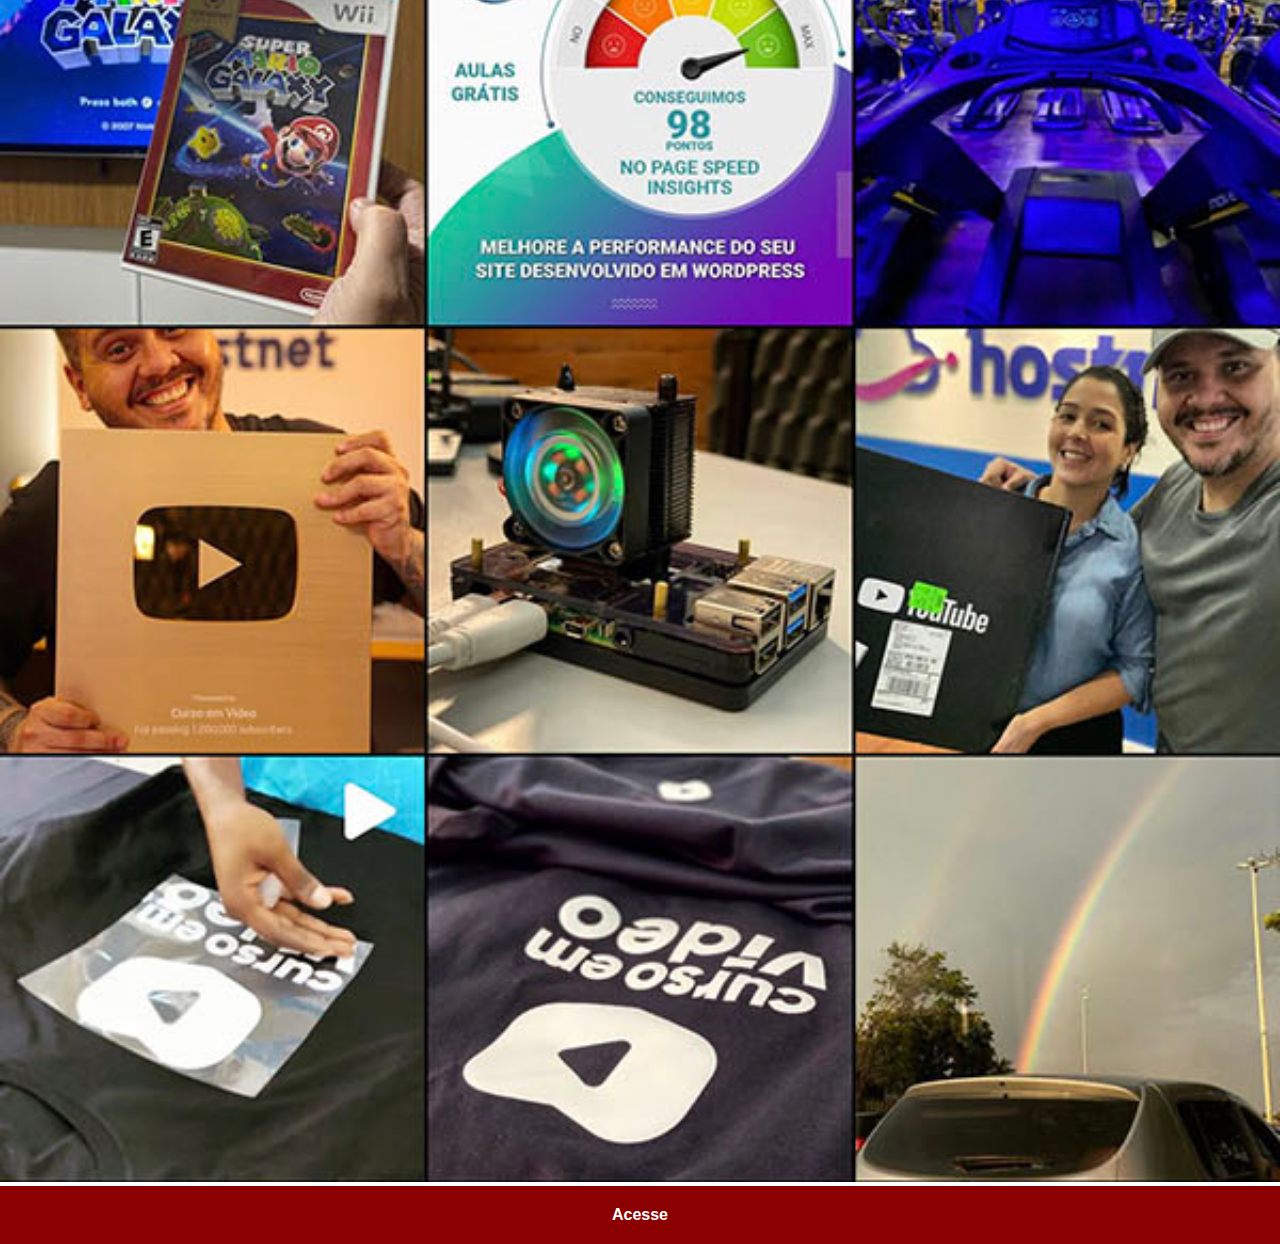
<file: instagram.html>
<!DOCTYPE html>
<html lang="en">
<head>
    <meta charset="UTF-8">
    <meta name="viewport" content="width=device-width, initial-scale=1.0">
    <title>Document</title>
    <link rel="stylesheet" href="estilos/social.css">
</head>
<body>
    <img src="imagens/tela-instagram.jpg" alt="">
    <a href="https://www.instagram.com/gustavoguanabara" target="_blank">Acesse</a>
</body>
</html>
</file>
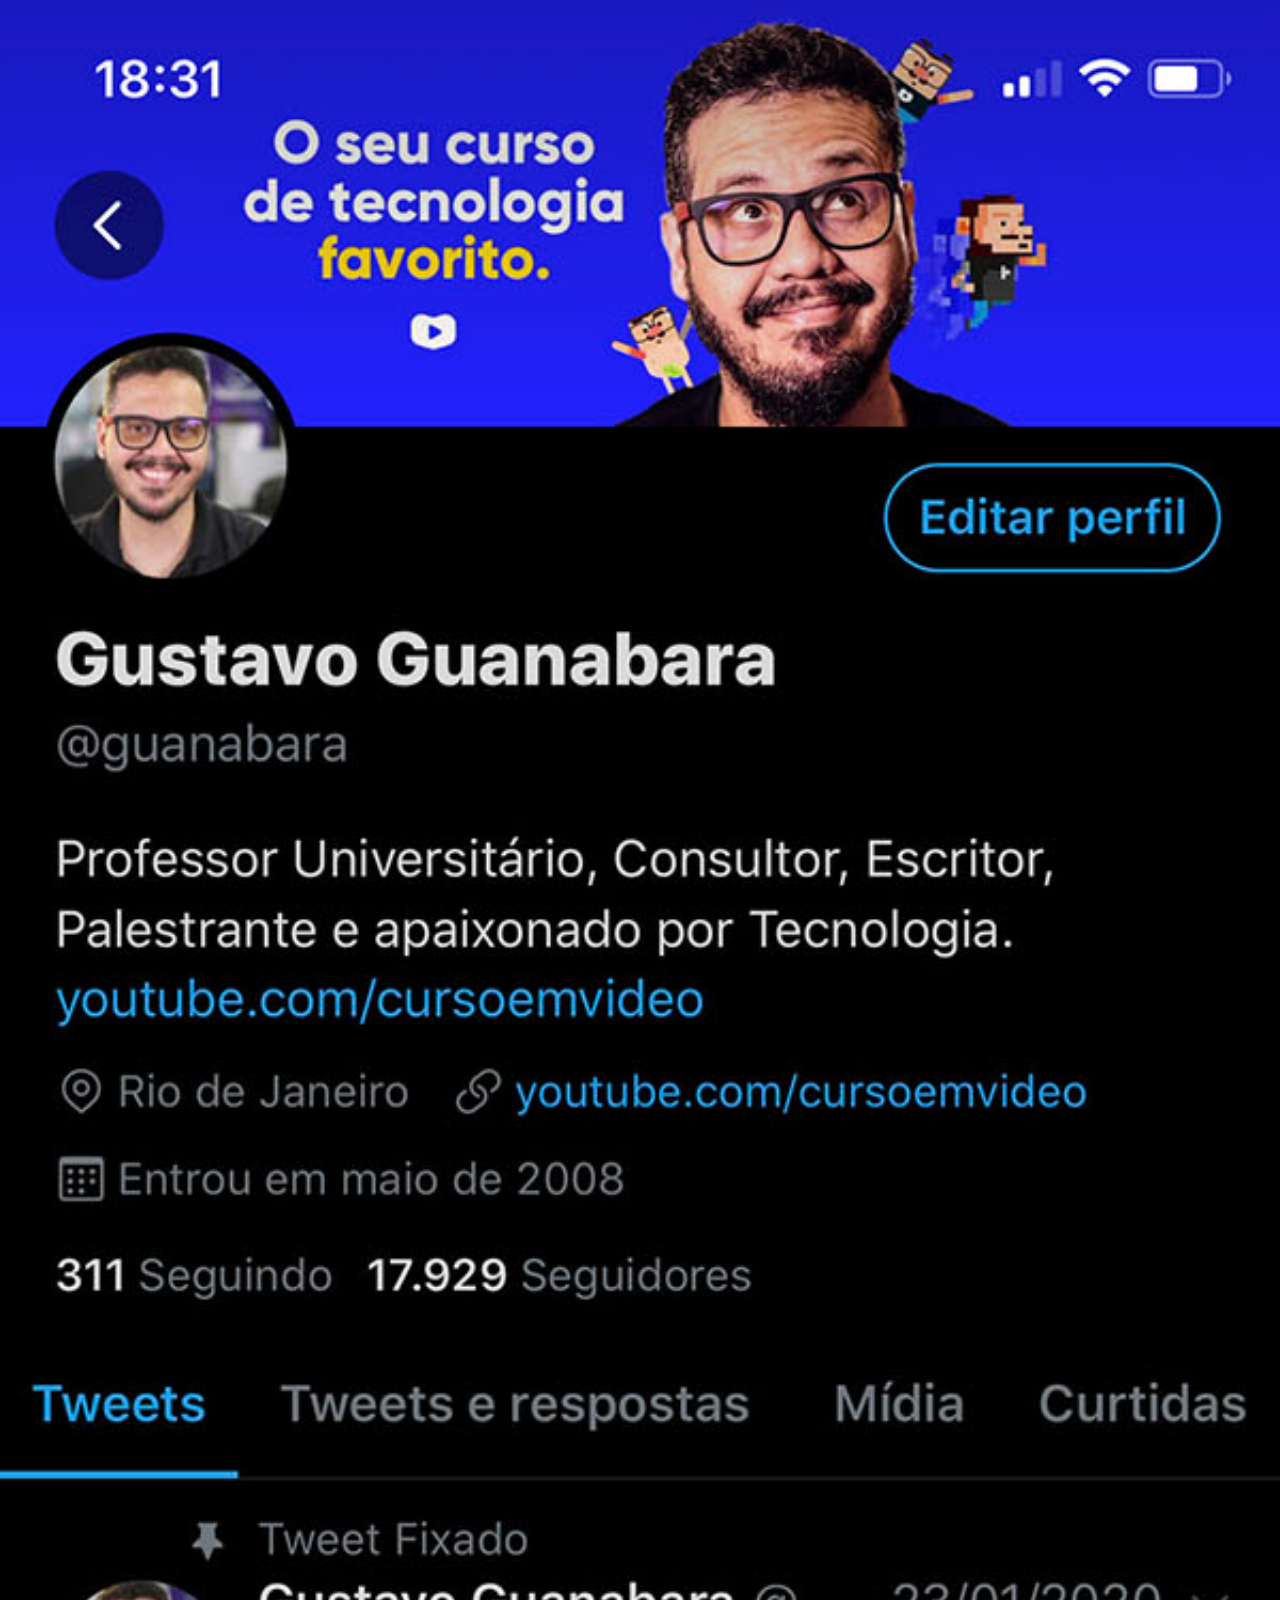
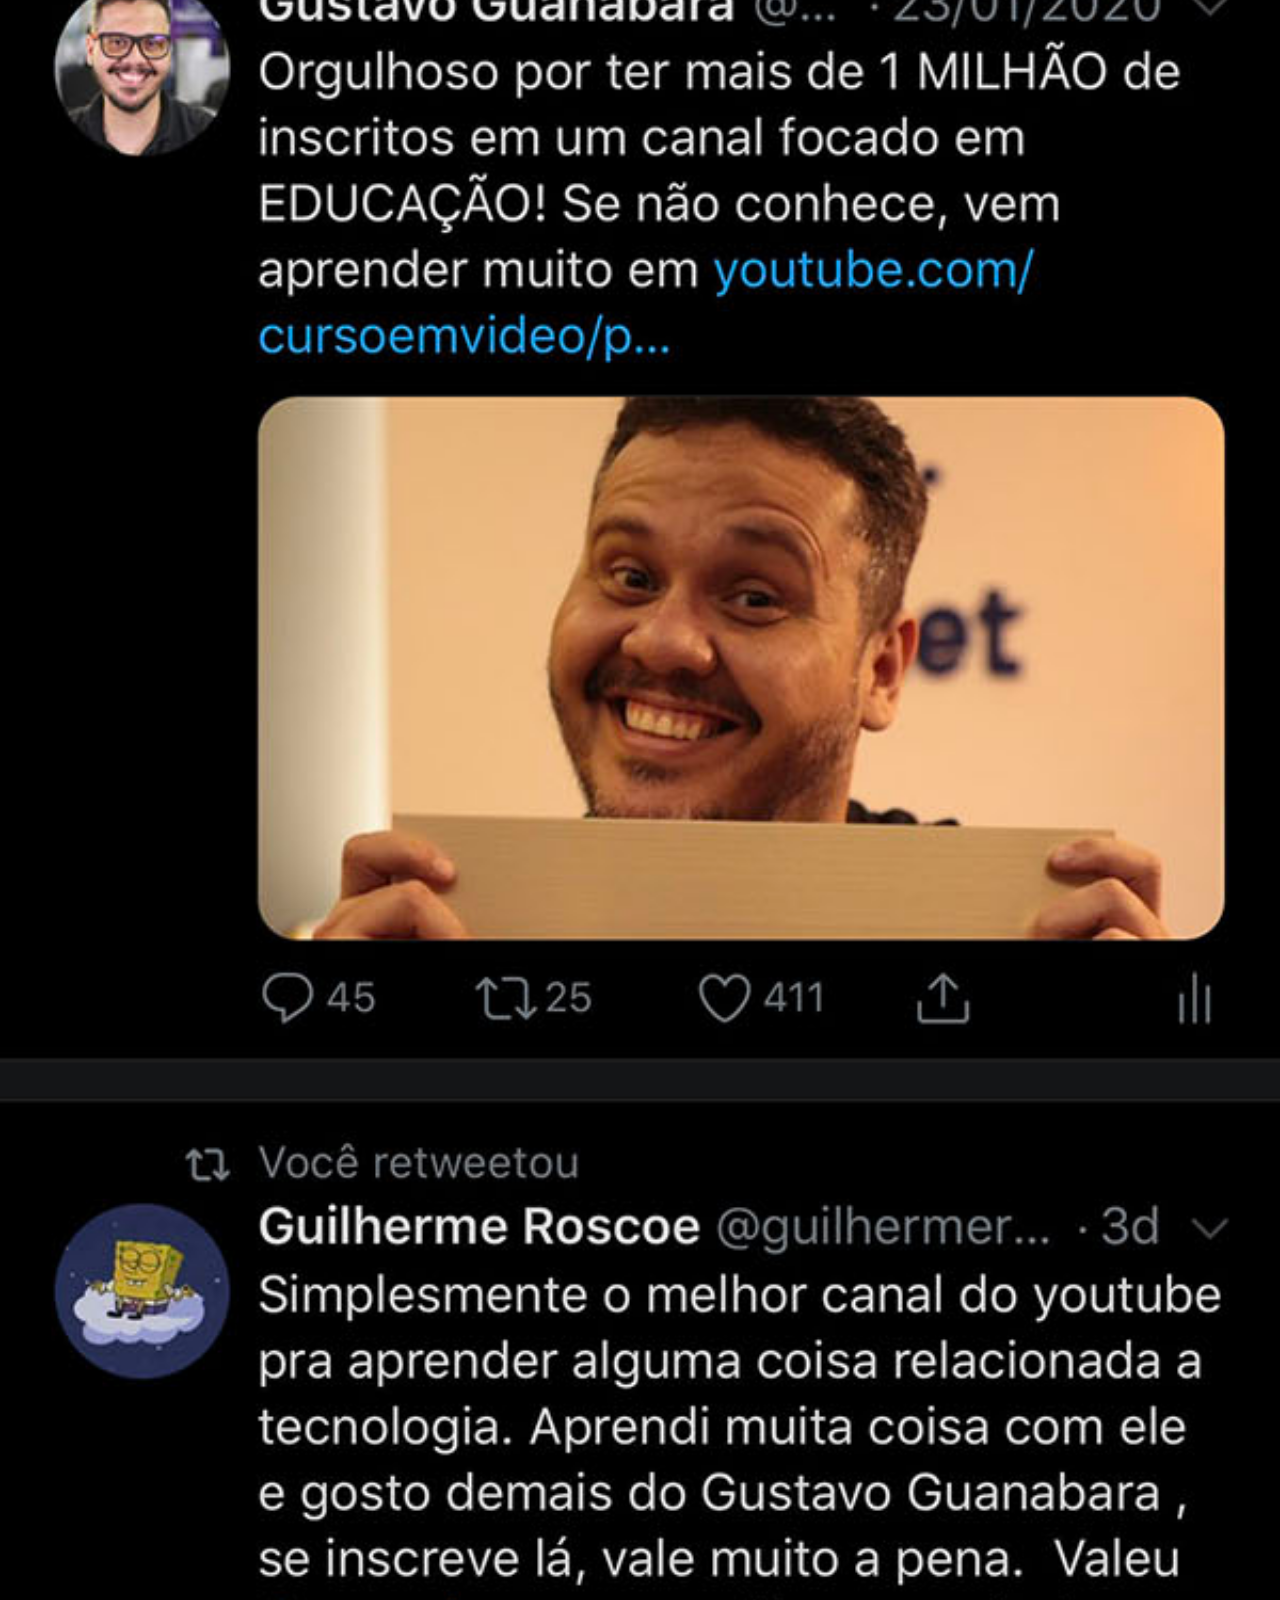
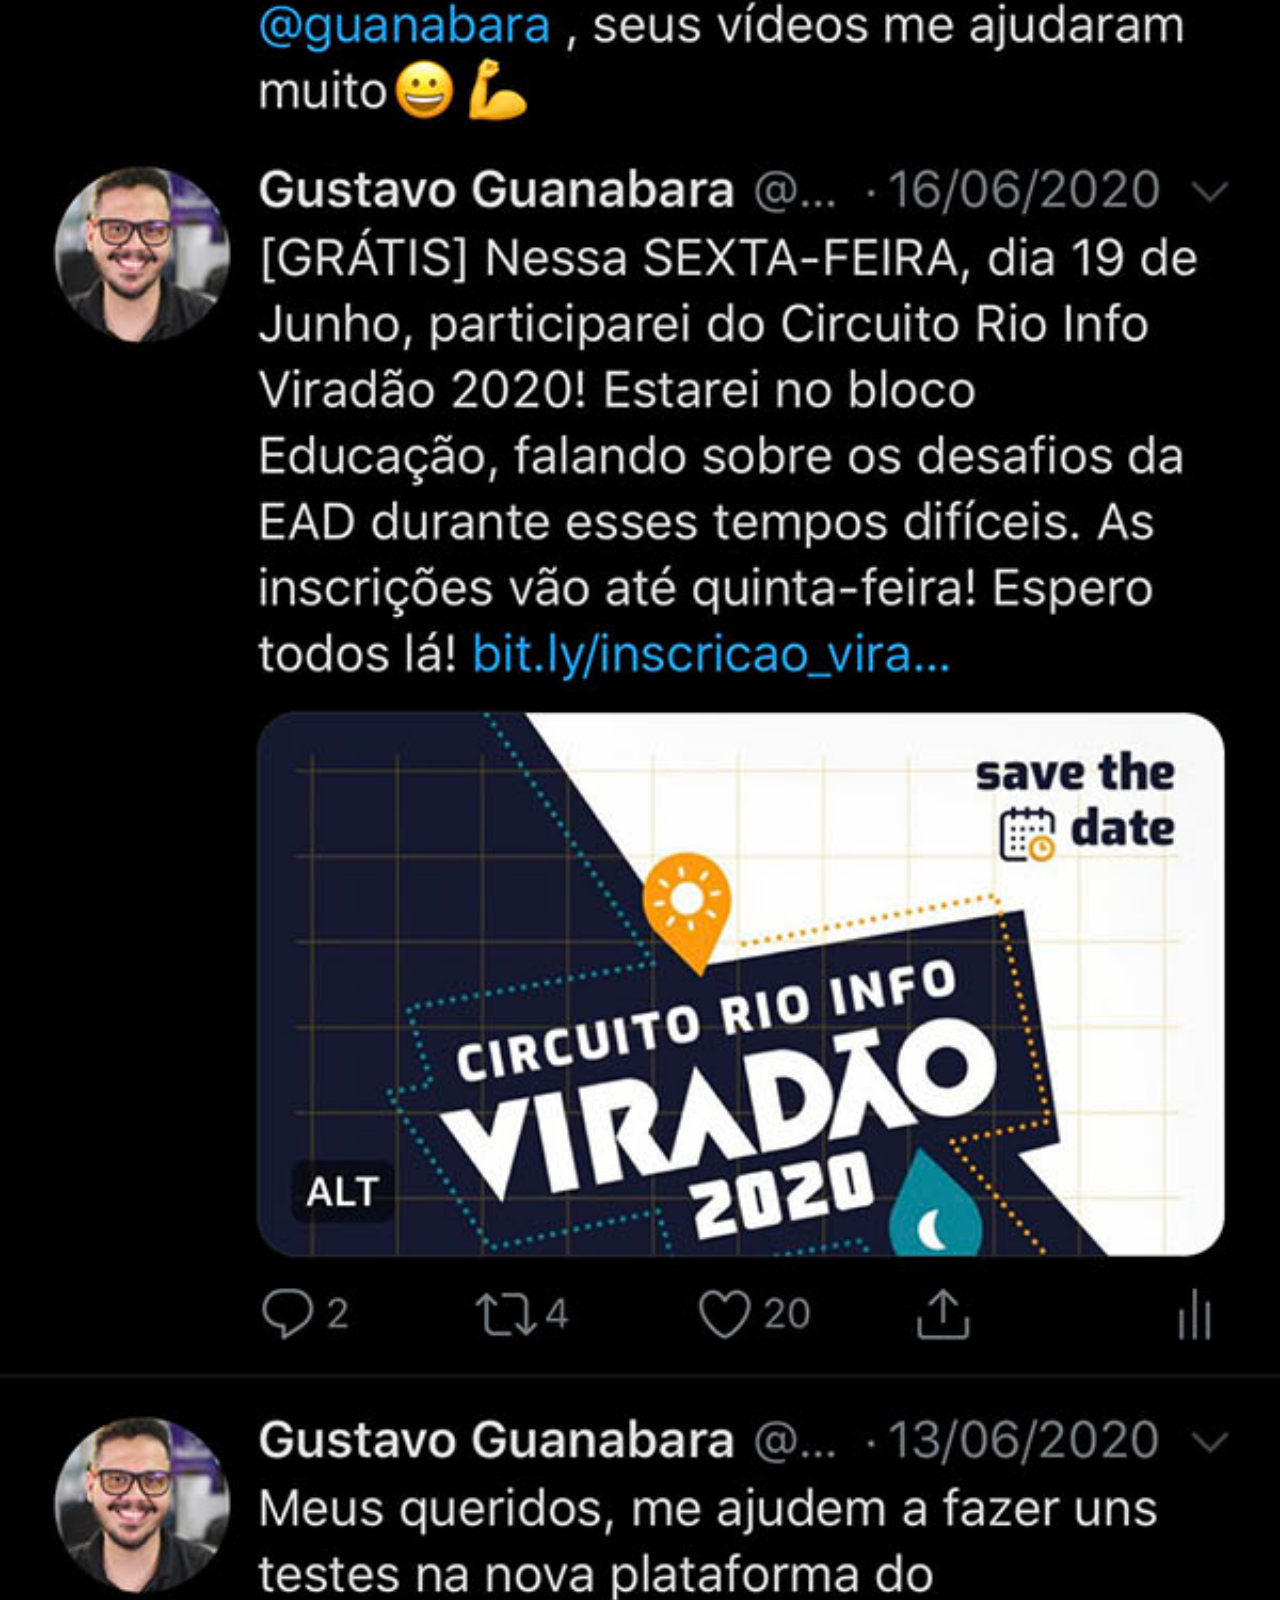
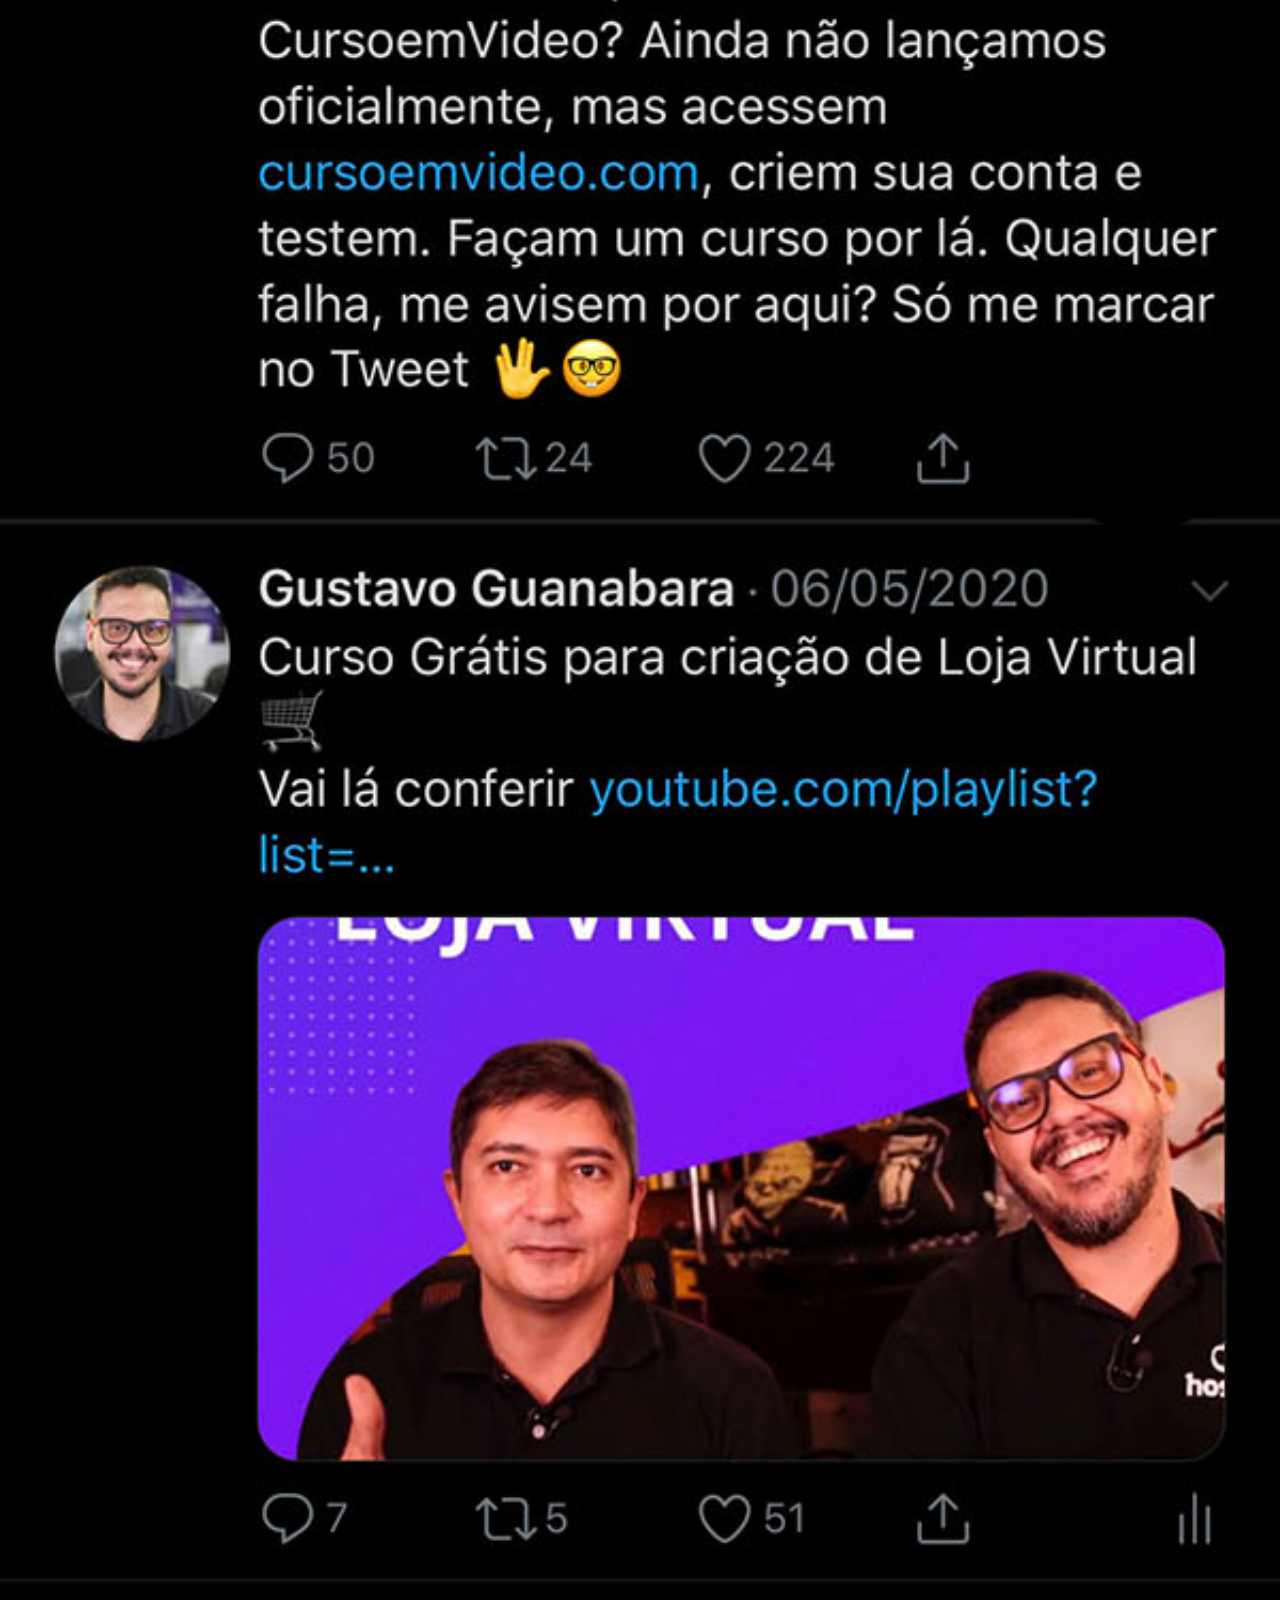
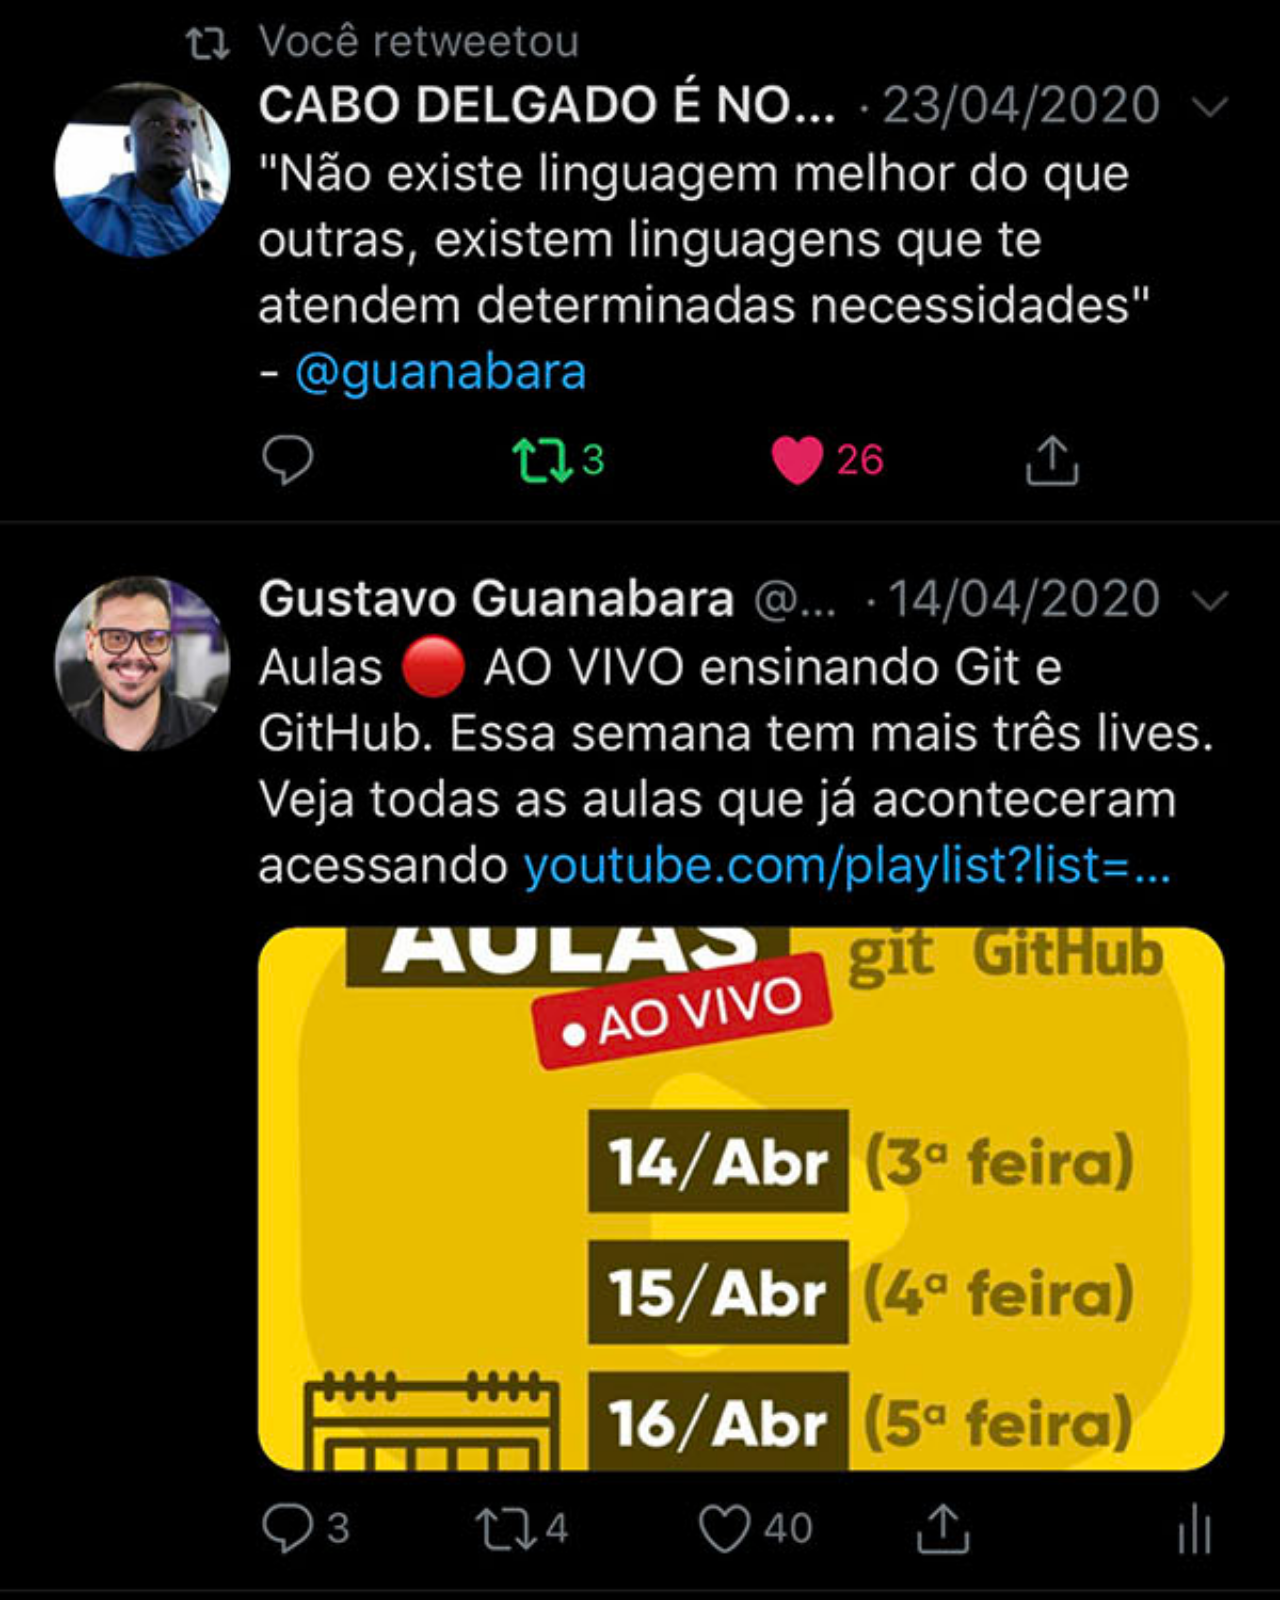
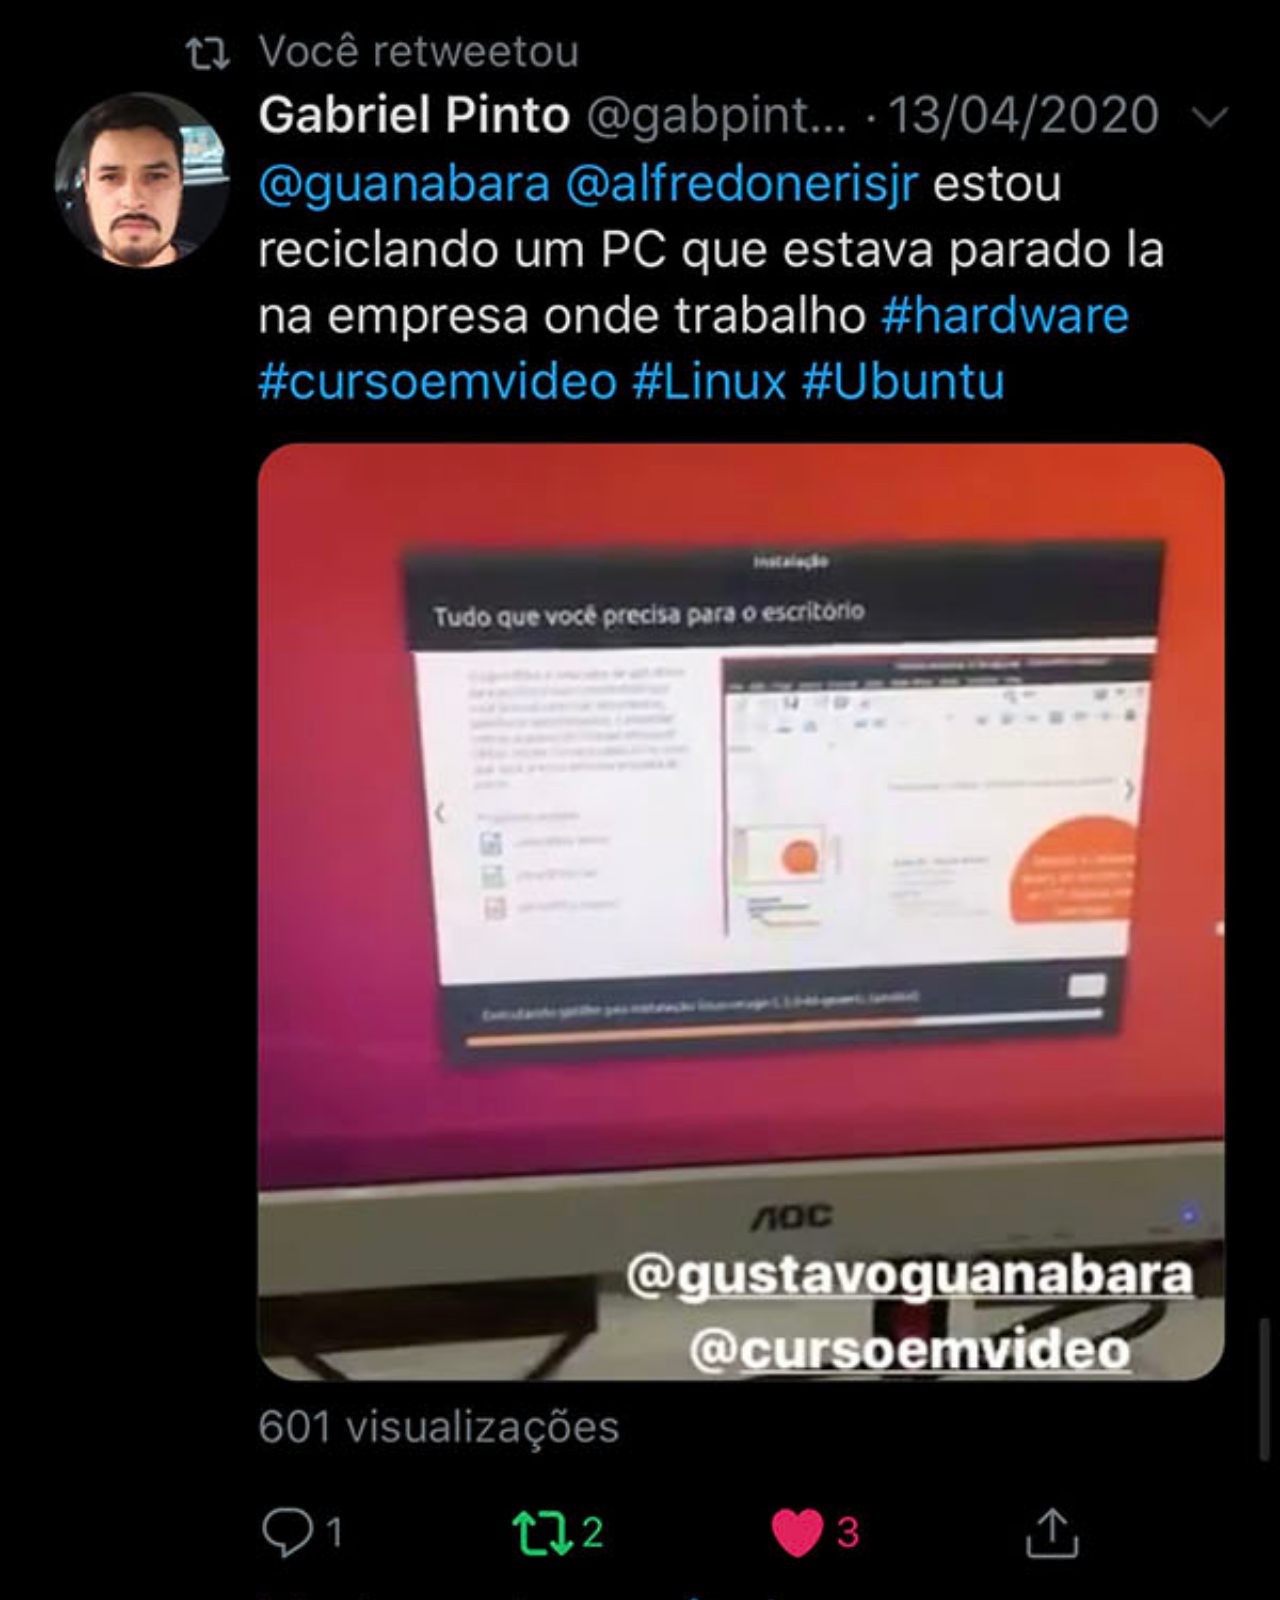
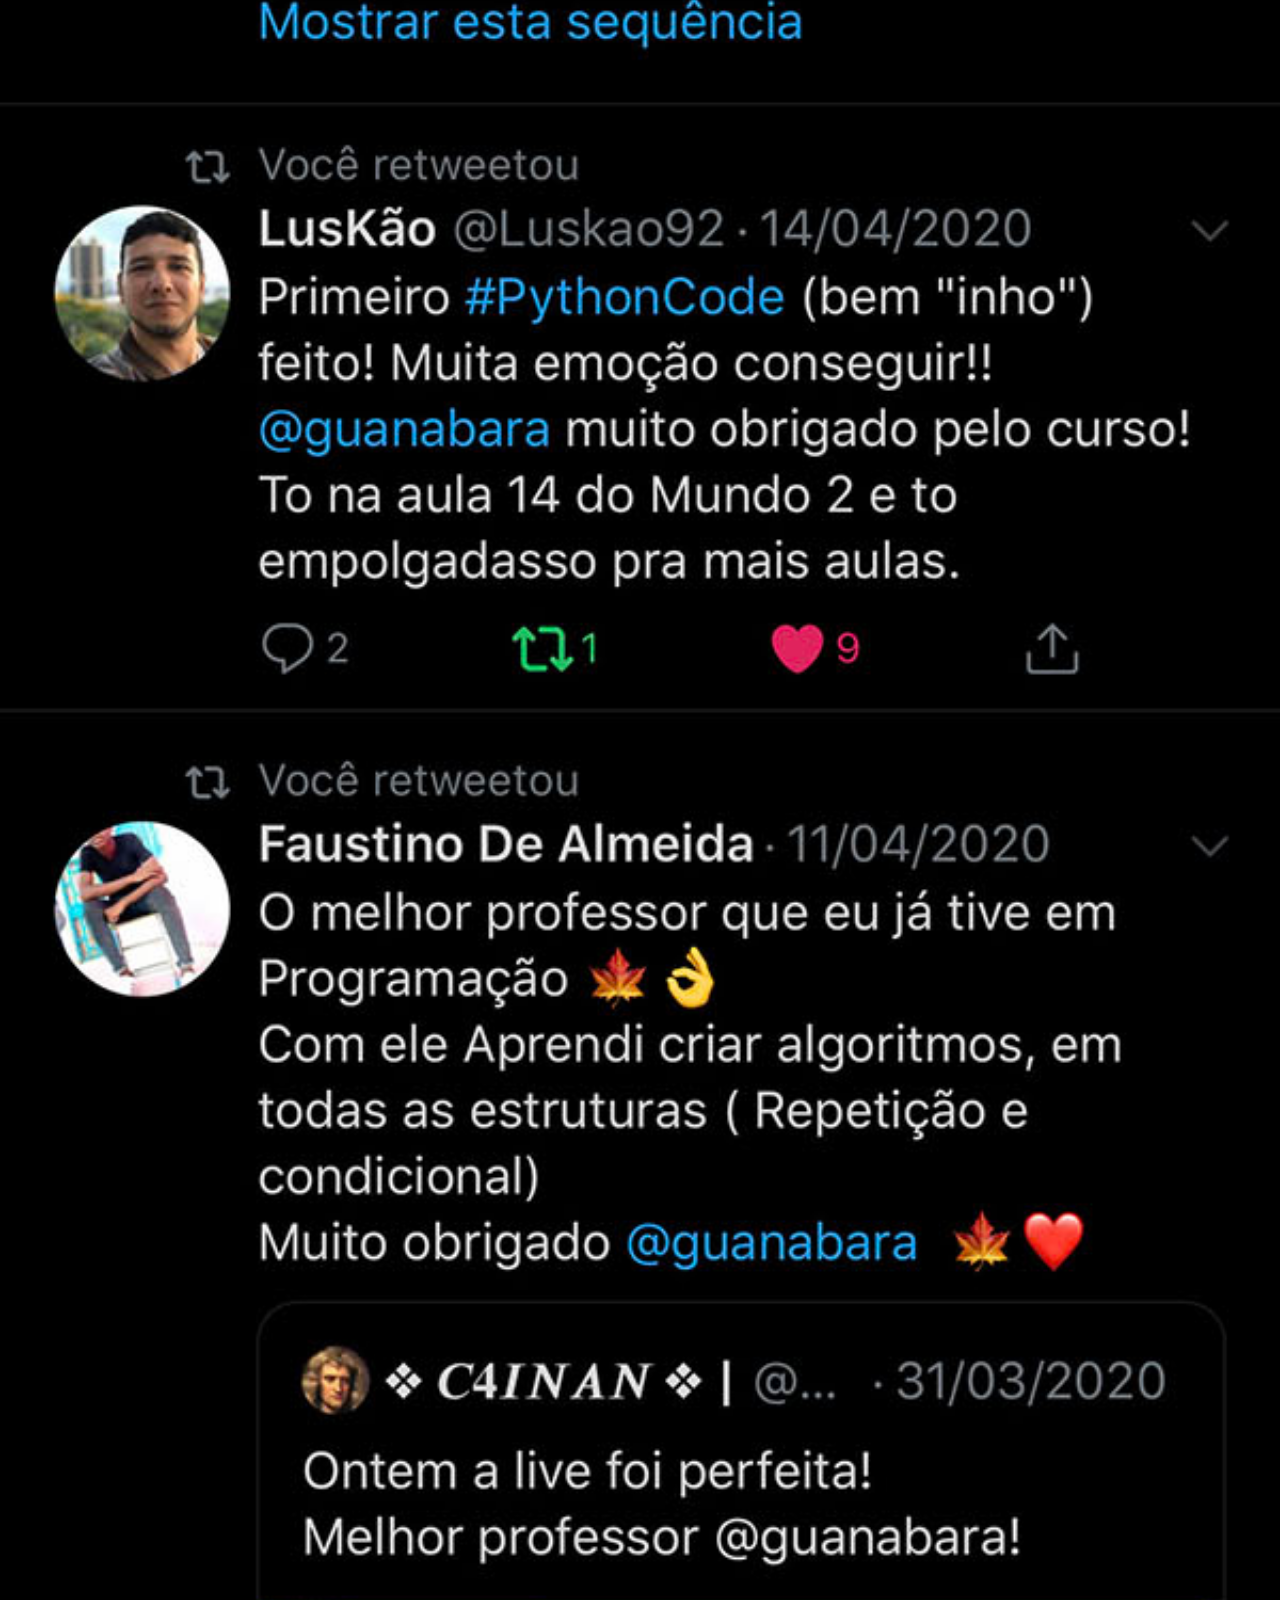
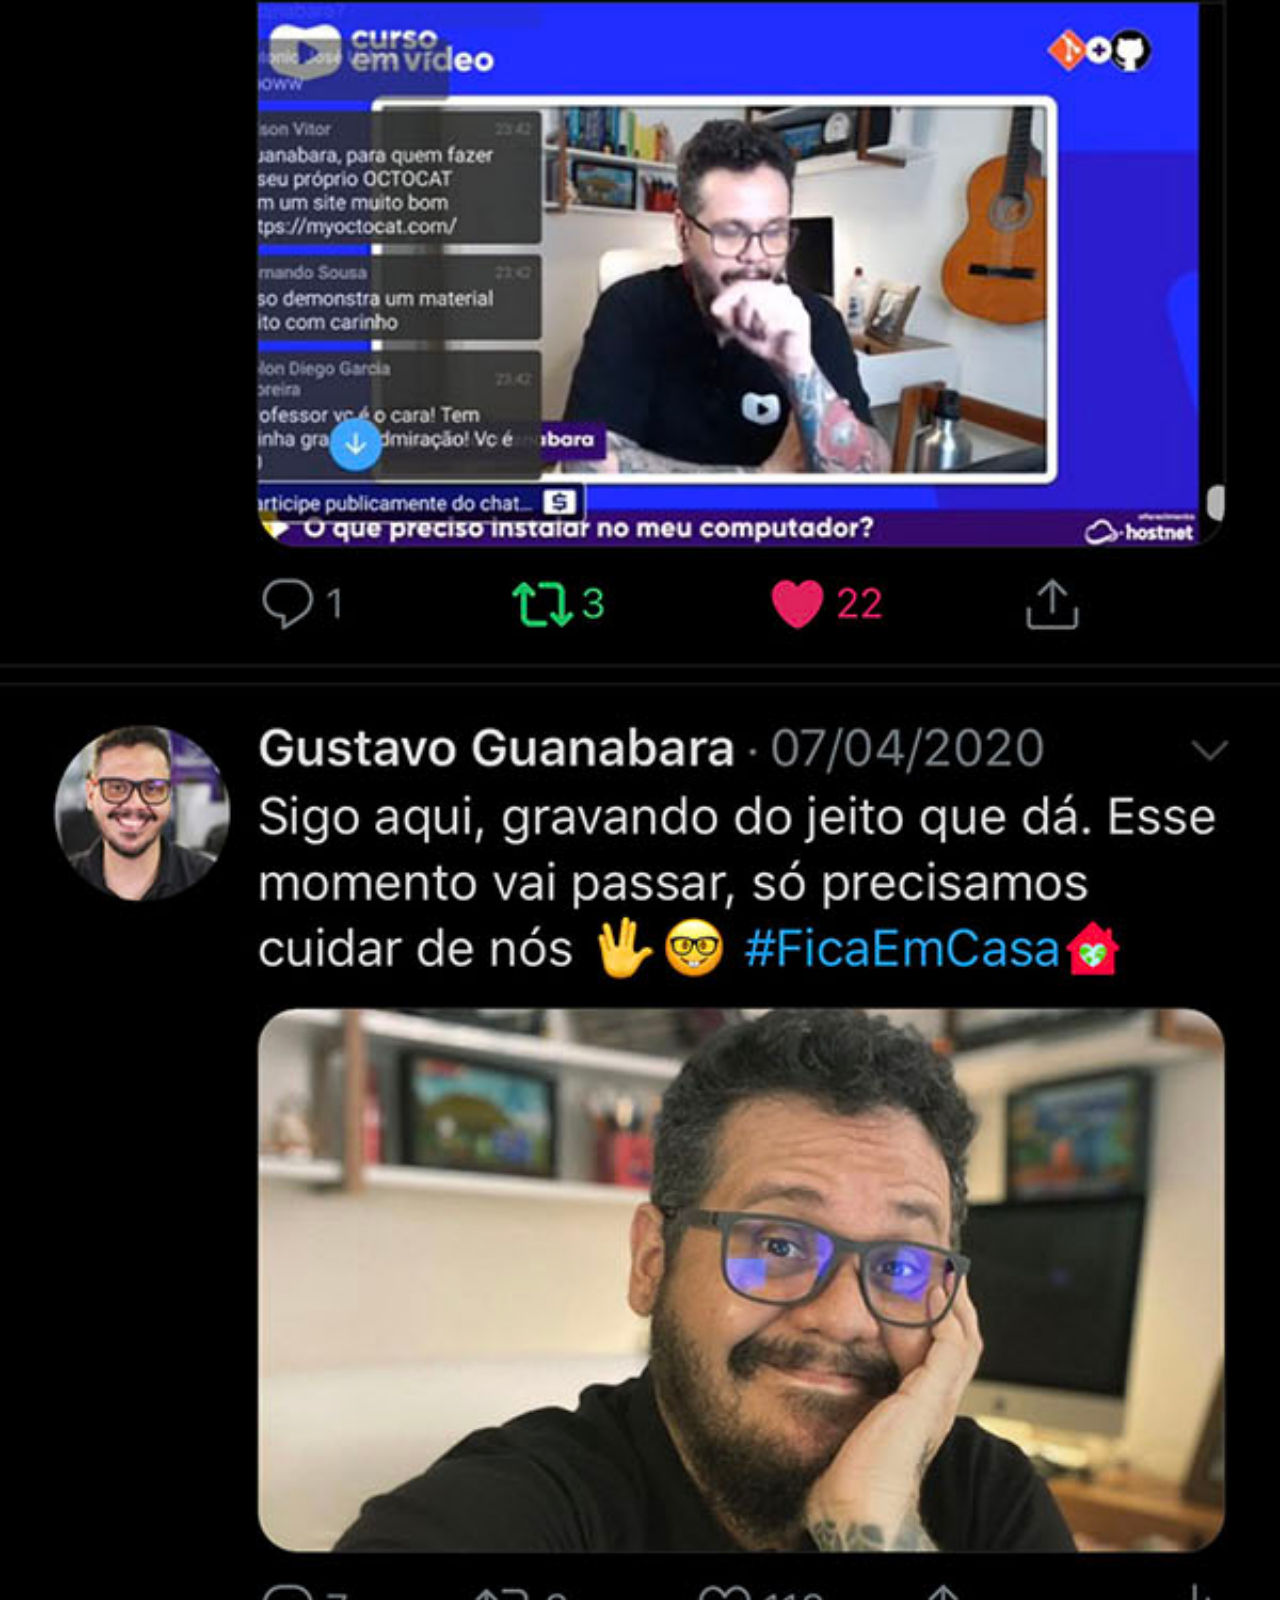
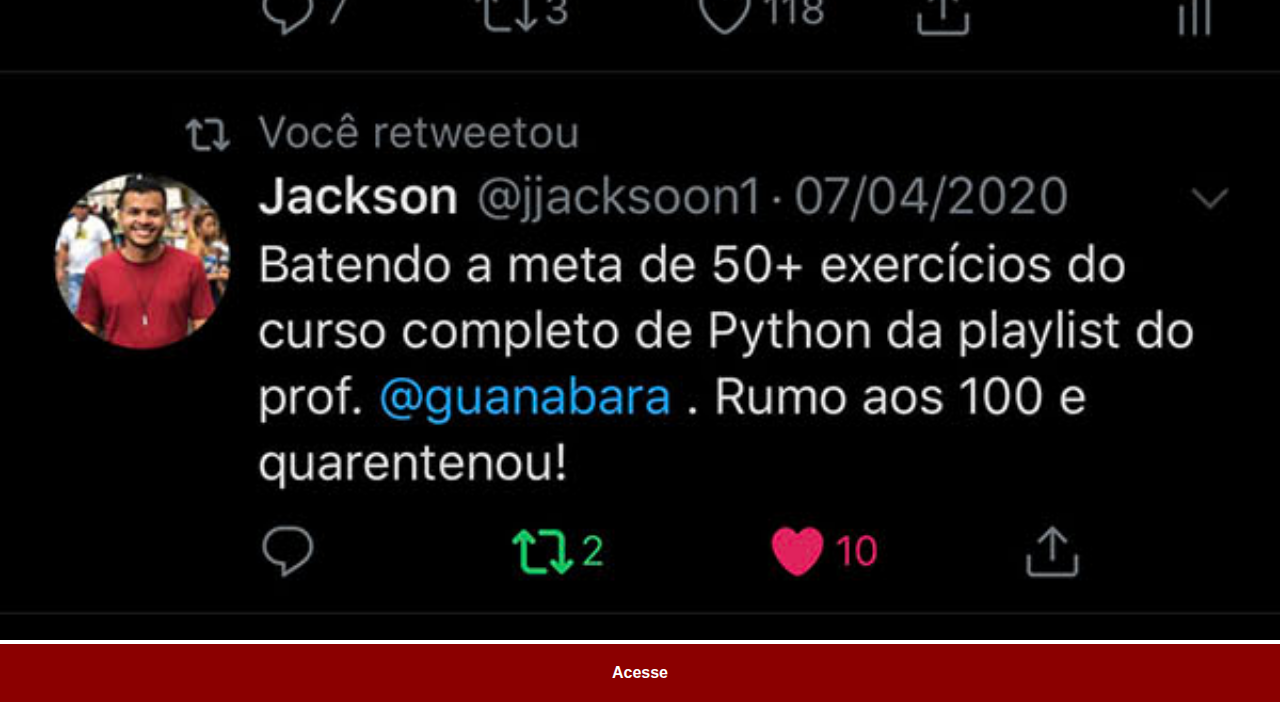
<file: twitter.html>
<!DOCTYPE html>
<html lang="en">
<head>
    <meta charset="UTF-8">
    <meta name="viewport" content="width=device-width, initial-scale=1.0">
    <title>Document</title>
    <link rel="stylesheet" href="estilos/social.css">
</head>
<body>
    <img src="imagens/tela-twitter.jpg"  alt="">
    <a href="https://twitter.com/guanabara?lang=en" target="_blank">Acesse</a>
</body>
</html>
</file>
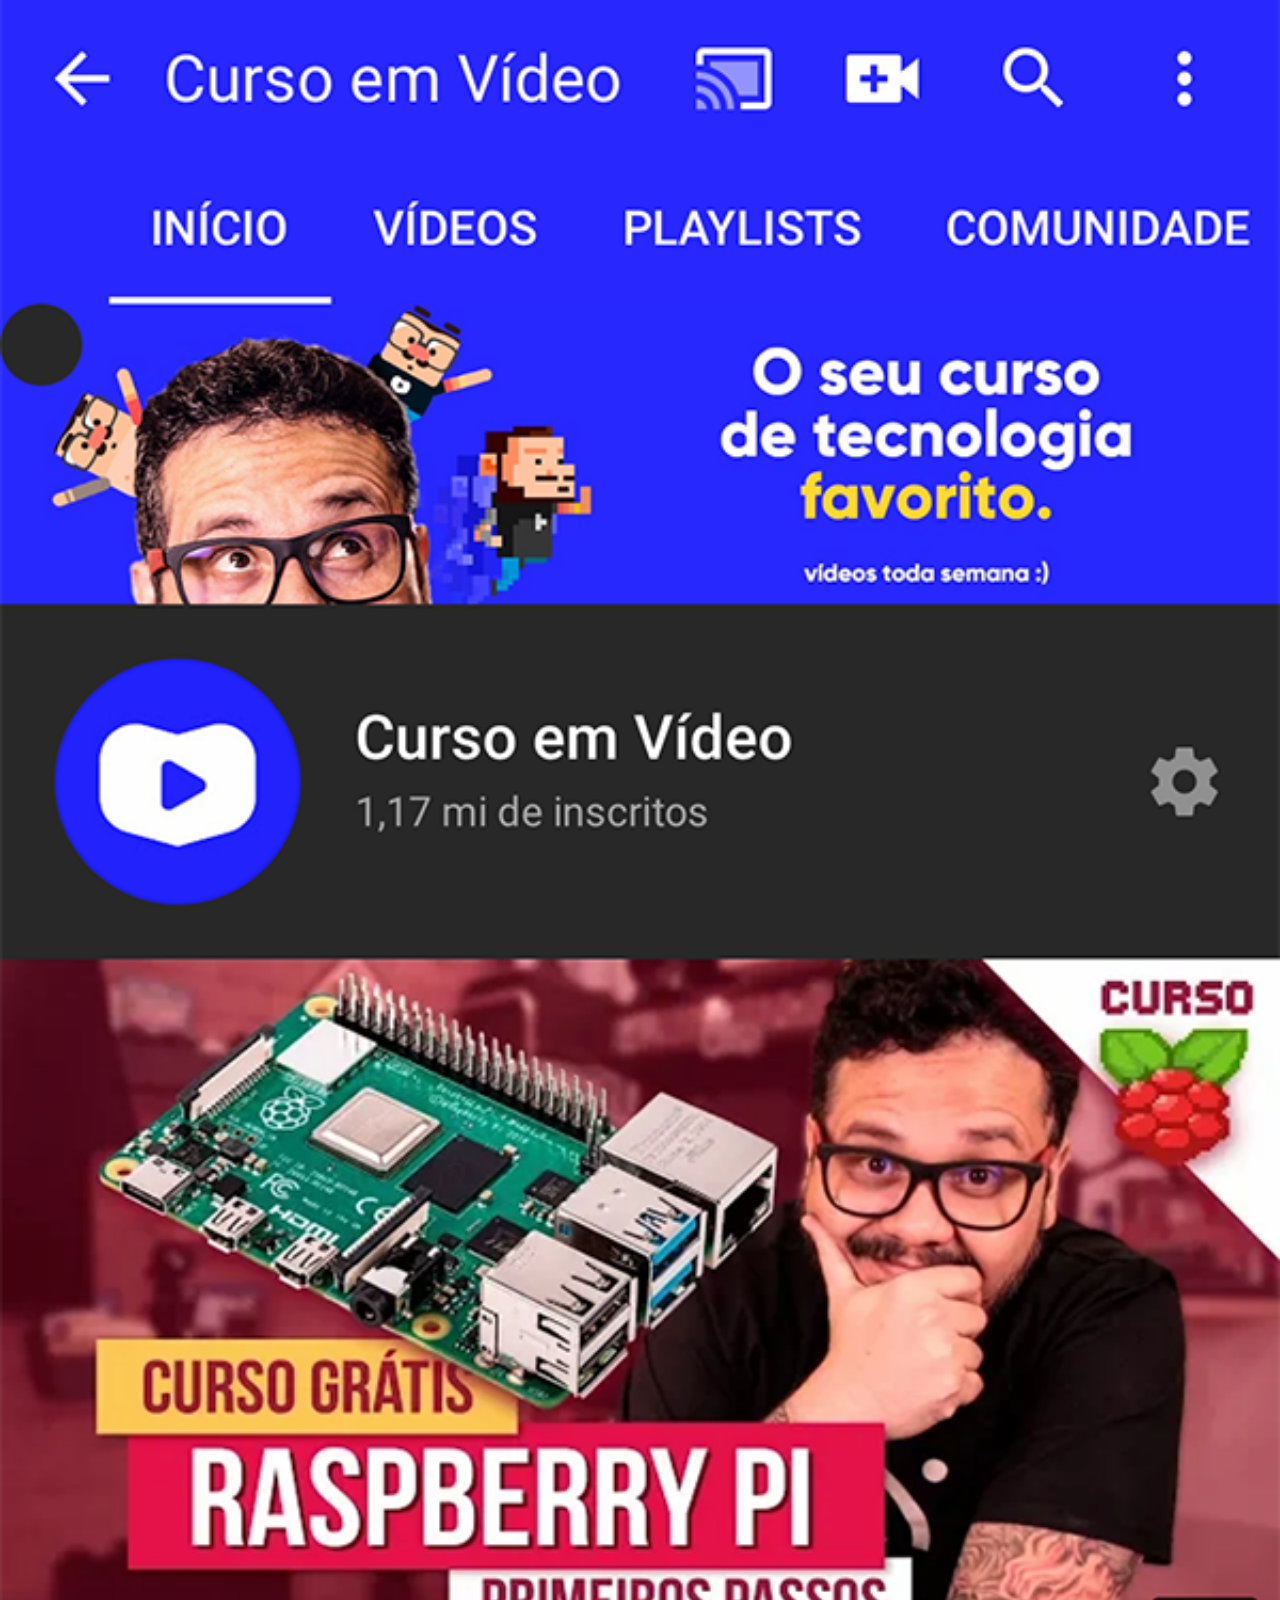
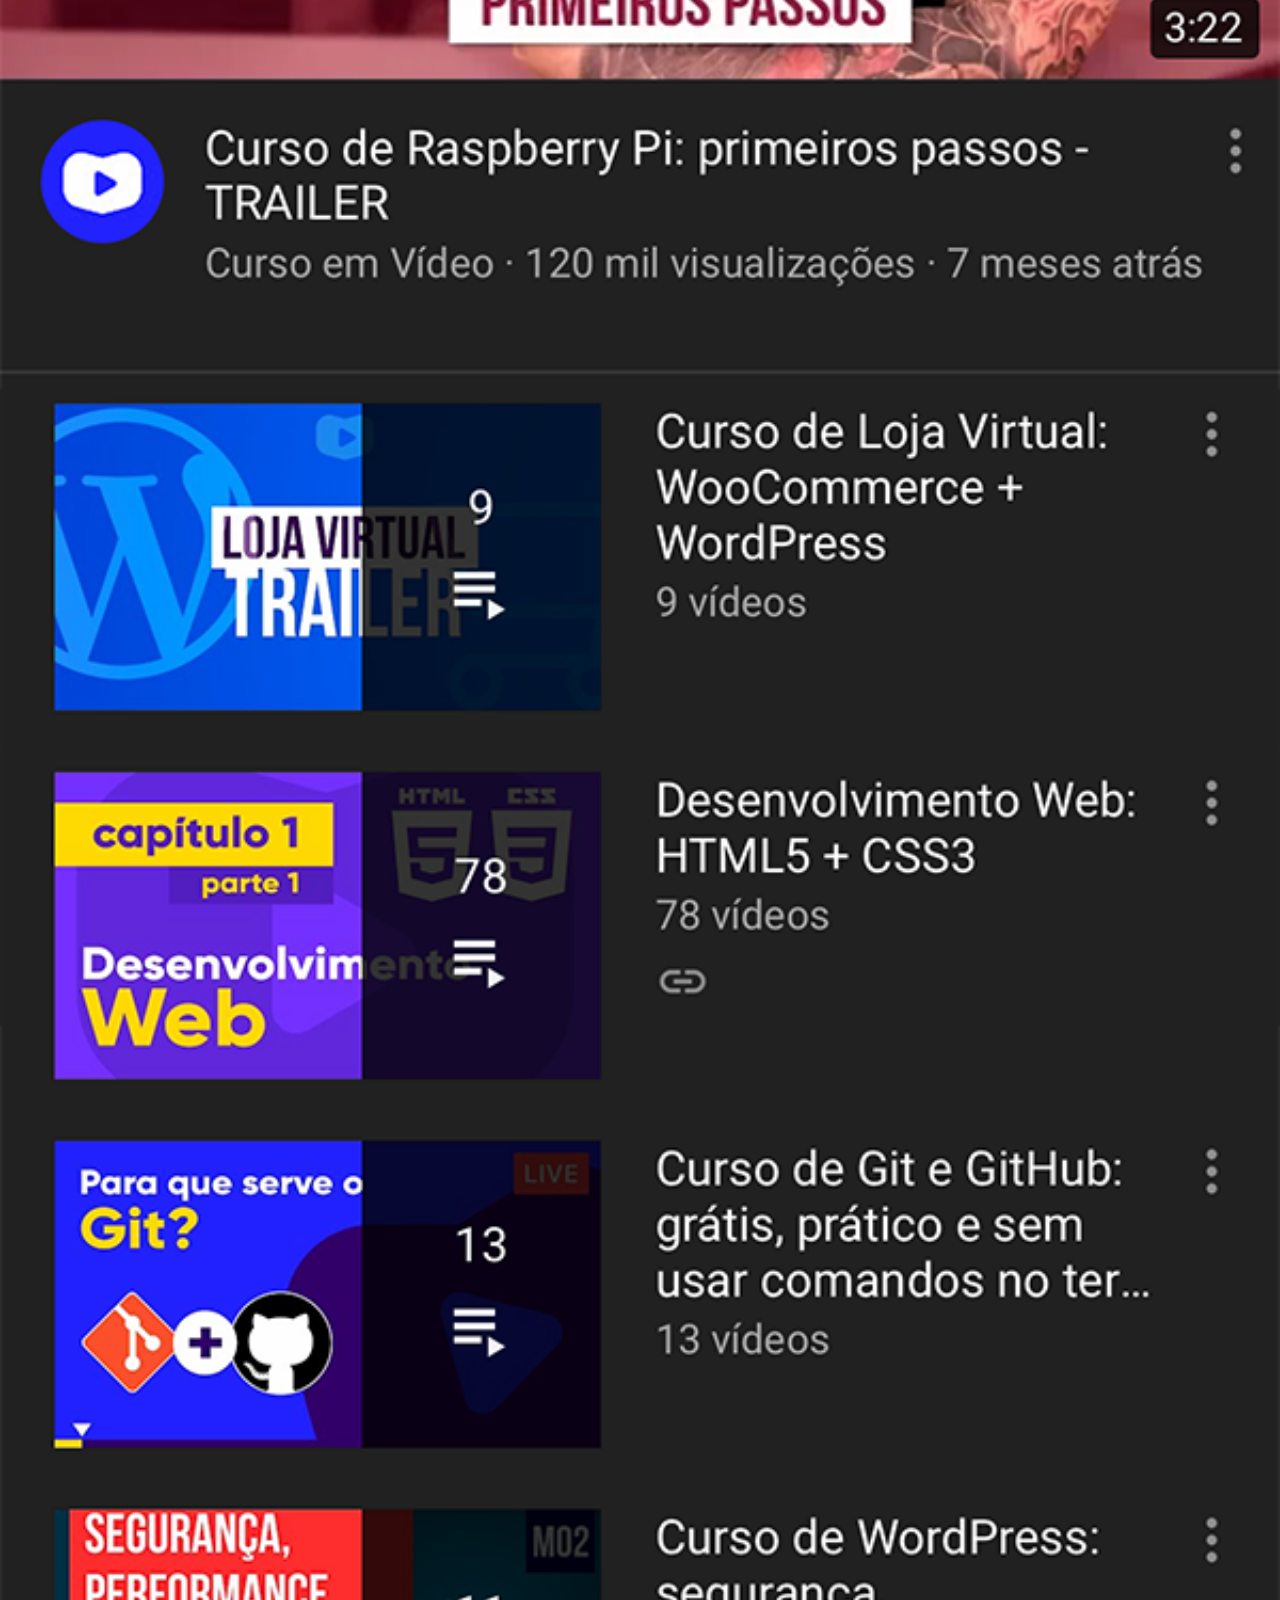
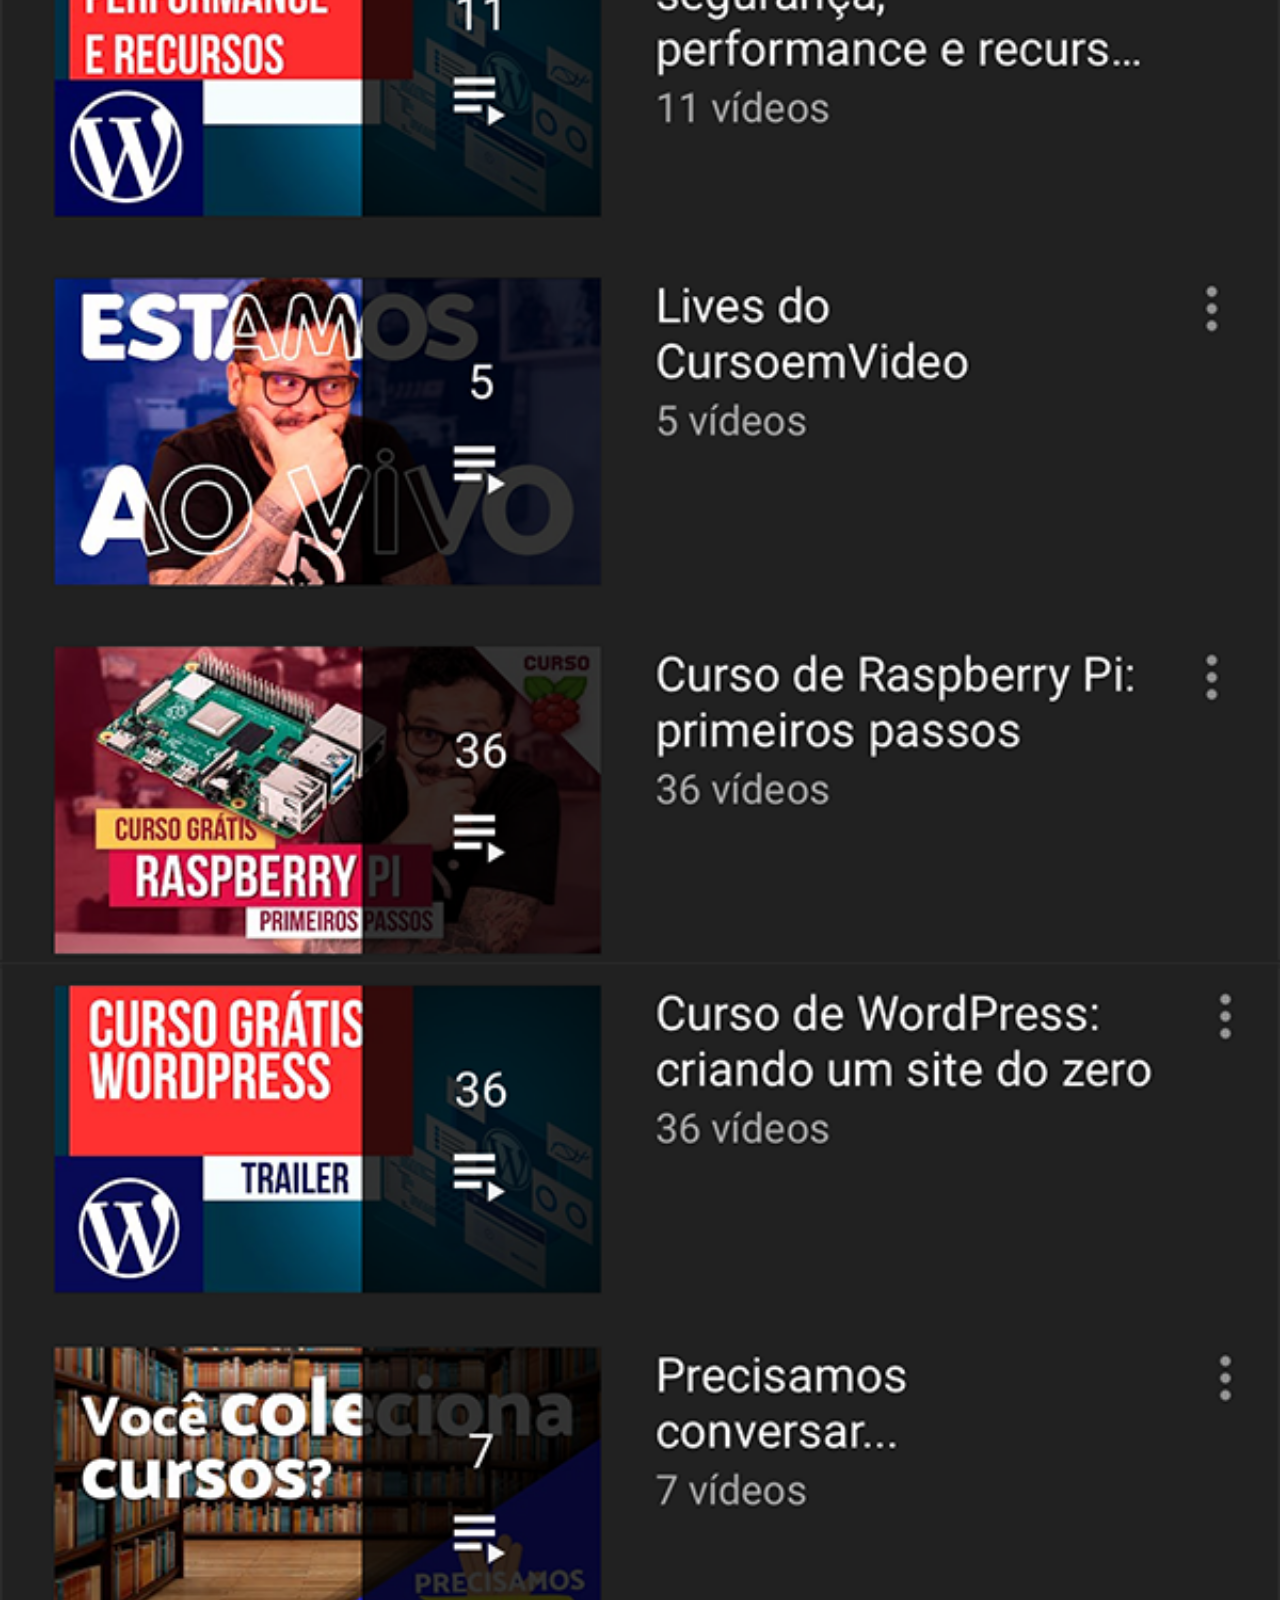
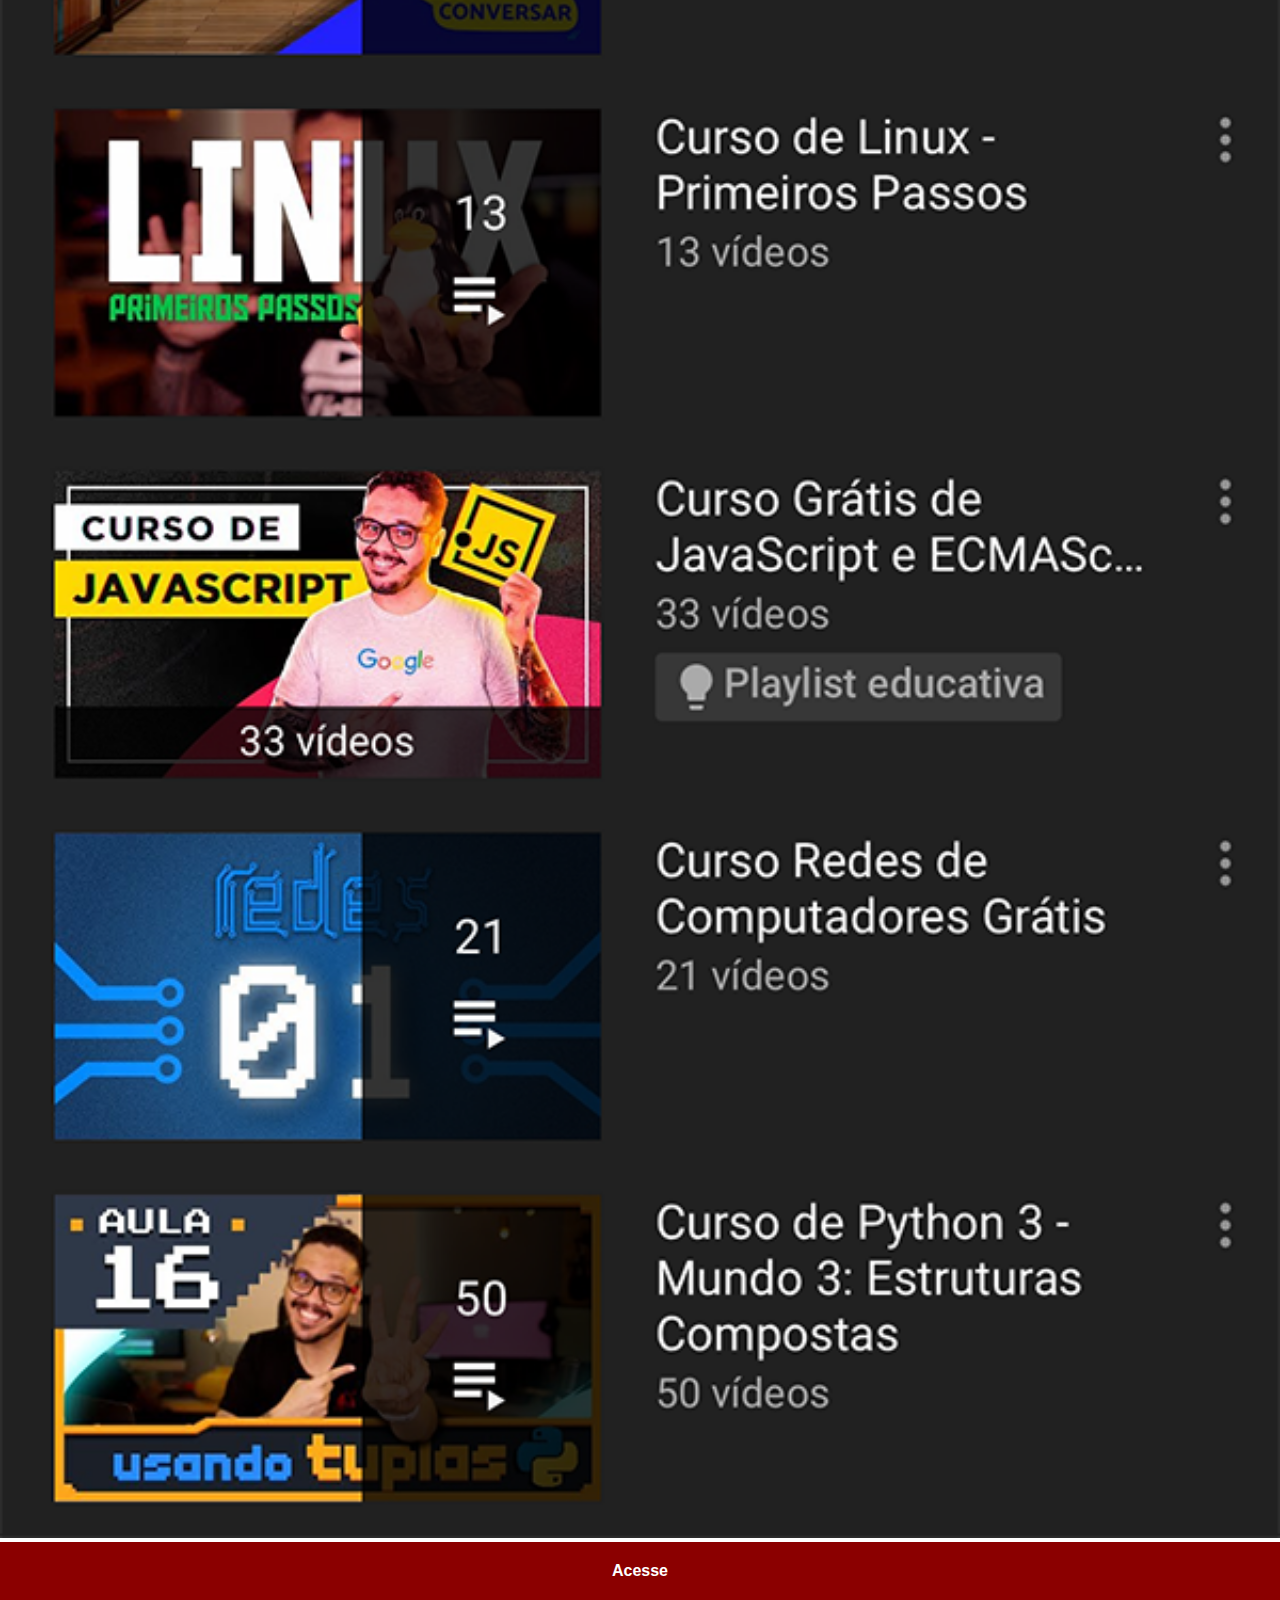
<file: youtube.html>
<!DOCTYPE html>
<html lang="en">
<head>
    <meta charset="UTF-8">
    <meta name="viewport" content="width=device-width, initial-scale=1.0">
    <title>Document</title>
   <link rel="stylesheet" href="estilos/social.css">
</head>
<body>
    <img src="imagens/tela-youtube.png" alt="">

    <a href="https://www.youtube.com/@CursoemVideo" target="_blank">Acesse</a>
</body>
</html>
</file>
<file: estilos/style.css>
@charset "utf-8";

* {
    margin: 0px;
    padding: 0px;
    font-family: Arial, Helvetica, sans-serif;
}

html, body {
   height: 100vh;
   width: 100vw;
   background-color: black;
}

body {
    background: url(../imagens/fundo-madeira.jpg) no-repeat top center;
    background-size: cover;
    background-attachment: fixed;
    
}
main {
    height: 90vh;
    position: relative;
    
}

#telefone {

    position: absolute;
    top: 50%;
    left: 50%;
    transform: translate(-50%,-50%);
    height: 627px;
    width: 311px;
    background: url(../imagens/frame-iphone.png) no-repeat;
    
}

#tela {
    position: relative;
    top: 80px;
    left: 22px;
    height: 471px;
    width: 269px;
}

#redes-sociais img {
    width: 50px;
    height: 50px;
    margin: 10px;
    border-radius: 50%;
    box-shadow: 2px 2px 2px rgba(0, 0, 0, 0.411);
    box-sizing: border-box;
}

#redes-sociais {
    text-align: right;
}

#redes-sociais img:hover {
    border: 4px solid rgba(255, 255, 255, 0.73);
    transform: translate(-5px, -5px);
    box-shadow: 7px 7px 10px rgba(0, 0, 0, 0.618);
    transition: transform 1s, border 2s;

}
</file>
<file: estilos/social.css>
@charset "utf-8";

* {
    margin: 0px;
    padding:0px;
    font-family: Arial, Helvetica, sans-serif;
}

::-webkit-scrollbar {
    width: 0px;
    height: 0px;
}

img {
    width: 100vw;

}

a{
    display: block;
    background-color: darkred;
    padding: 20px;
    text-align: center;
    font-weight: bolder;
    color: white;
    text-decoration: none;
}
</file>
